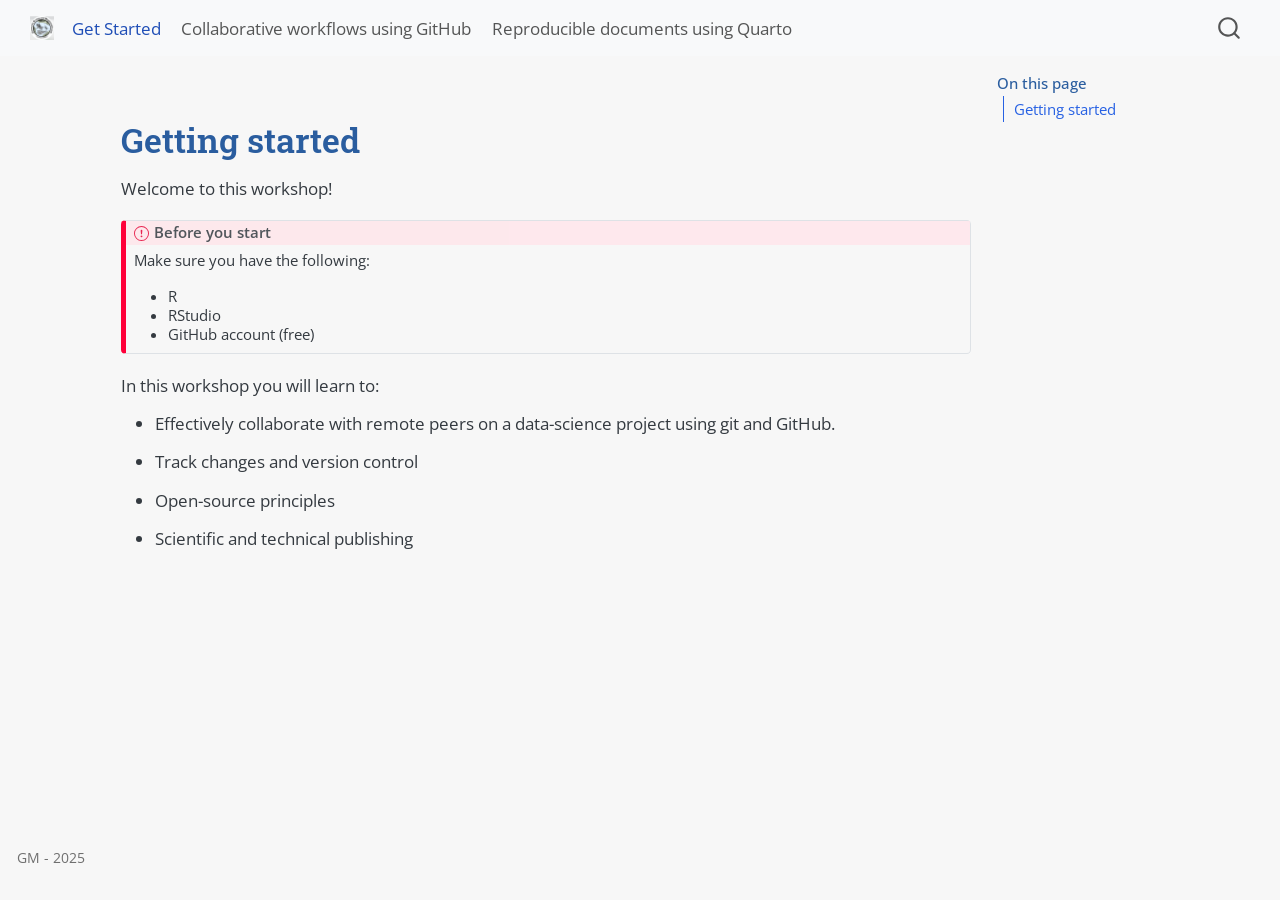
<file: index.html>
<!DOCTYPE html>
<html xmlns="http://www.w3.org/1999/xhtml" lang="en" xml:lang="en"><head>

<meta charset="utf-8">
<meta name="generator" content="quarto-1.6.39">

<meta name="viewport" content="width=device-width, initial-scale=1.0, user-scalable=yes">


<title>Collaborative workflows using GitHub</title>
<style>
code{white-space: pre-wrap;}
span.smallcaps{font-variant: small-caps;}
div.columns{display: flex; gap: min(4vw, 1.5em);}
div.column{flex: auto; overflow-x: auto;}
div.hanging-indent{margin-left: 1.5em; text-indent: -1.5em;}
ul.task-list{list-style: none;}
ul.task-list li input[type="checkbox"] {
  width: 0.8em;
  margin: 0 0.8em 0.2em -1em; /* quarto-specific, see https://github.com/quarto-dev/quarto-cli/issues/4556 */ 
  vertical-align: middle;
}
</style>


<script src="site_libs/quarto-nav/quarto-nav.js"></script>
<script src="site_libs/quarto-nav/headroom.min.js"></script>
<script src="site_libs/clipboard/clipboard.min.js"></script>
<script src="site_libs/quarto-search/autocomplete.umd.js"></script>
<script src="site_libs/quarto-search/fuse.min.js"></script>
<script src="site_libs/quarto-search/quarto-search.js"></script>
<meta name="quarto:offset" content="./">
<link href="./images/favicon_lessardlab.png" rel="icon" type="image/png">
<script src="site_libs/quarto-html/quarto.js"></script>
<script src="site_libs/quarto-html/popper.min.js"></script>
<script src="site_libs/quarto-html/tippy.umd.min.js"></script>
<script src="site_libs/quarto-html/anchor.min.js"></script>
<link href="site_libs/quarto-html/tippy.css" rel="stylesheet">
<link href="site_libs/quarto-html/quarto-syntax-highlighting-ac4d638824e2c5328f4ab76f3dcaa411.css" rel="stylesheet" id="quarto-text-highlighting-styles">
<script src="site_libs/bootstrap/bootstrap.min.js"></script>
<link href="site_libs/bootstrap/bootstrap-icons.css" rel="stylesheet">
<link href="site_libs/bootstrap/bootstrap-f333ba6f508fb4f3bae88c099f12f08c.min.css" rel="stylesheet" append-hash="true" id="quarto-bootstrap" data-mode="light">
<script id="quarto-search-options" type="application/json">{
  "location": "navbar",
  "copy-button": false,
  "collapse-after": 3,
  "panel-placement": "end",
  "type": "overlay",
  "limit": 50,
  "keyboard-shortcut": [
    "f",
    "/",
    "s"
  ],
  "show-item-context": false,
  "language": {
    "search-no-results-text": "No results",
    "search-matching-documents-text": "matching documents",
    "search-copy-link-title": "Copy link to search",
    "search-hide-matches-text": "Hide additional matches",
    "search-more-match-text": "more match in this document",
    "search-more-matches-text": "more matches in this document",
    "search-clear-button-title": "Clear",
    "search-text-placeholder": "",
    "search-detached-cancel-button-title": "Cancel",
    "search-submit-button-title": "Submit",
    "search-label": "Search"
  }
}</script>


</head>

<body class="nav-fixed">

<div id="quarto-search-results"></div>
  <header id="quarto-header" class="headroom fixed-top">
    <nav class="navbar navbar-expand-lg " data-bs-theme="dark">
      <div class="navbar-container container-fluid">
      <div class="navbar-brand-container mx-auto">
    <a href="./index.html" class="navbar-brand navbar-brand-logo">
    <img src="./images/favicon_lessardlab.png" alt="" class="navbar-logo">
    </a>
  </div>
            <div id="quarto-search" class="" title="Search"></div>
          <button class="navbar-toggler" type="button" data-bs-toggle="collapse" data-bs-target="#navbarCollapse" aria-controls="navbarCollapse" role="menu" aria-expanded="false" aria-label="Toggle navigation" onclick="if (window.quartoToggleHeadroom) { window.quartoToggleHeadroom(); }">
  <span class="navbar-toggler-icon"></span>
</button>
          <div class="collapse navbar-collapse" id="navbarCollapse">
            <ul class="navbar-nav navbar-nav-scroll me-auto">
  <li class="nav-item">
    <a class="nav-link active" href="./index.html" aria-current="page"> 
<span class="menu-text">Get Started</span></a>
  </li>  
  <li class="nav-item">
    <a class="nav-link" href="./docs/github.html"> 
<span class="menu-text">Collaborative workflows using GitHub</span></a>
  </li>  
  <li class="nav-item">
    <a class="nav-link" href="./docs/quarto.html"> 
<span class="menu-text">Reproducible documents using Quarto</span></a>
  </li>  
</ul>
          </div> <!-- /navcollapse -->
            <div class="quarto-navbar-tools">
</div>
      </div> <!-- /container-fluid -->
    </nav>
</header>
<!-- content -->
<div id="quarto-content" class="quarto-container page-columns page-rows-contents page-layout-article page-navbar">
<!-- sidebar -->
<!-- margin-sidebar -->
    <div id="quarto-margin-sidebar" class="sidebar margin-sidebar">
        <nav id="TOC" role="doc-toc" class="toc-active">
    <h2 id="toc-title">On this page</h2>
   
  <ul>
  <li><a href="#getting-started" id="toc-getting-started" class="nav-link active" data-scroll-target="#getting-started">Getting started</a></li>
  </ul>
</nav>
    </div>
<!-- main -->
<main class="content" id="quarto-document-content"><header id="title-block-header" class="quarto-title-block"></header>




<section id="getting-started" class="level1">
<h1>Getting started</h1>
<p>Welcome to this workshop!</p>
<div class="callout callout-style-default callout-important callout-titled">
<div class="callout-header d-flex align-content-center">
<div class="callout-icon-container">
<i class="callout-icon"></i>
</div>
<div class="callout-title-container flex-fill">
Before you start
</div>
</div>
<div class="callout-body-container callout-body">
<p>Make sure you have the following:</p>
<ul>
<li>R</li>
<li>RStudio</li>
<li>GitHub account (free)</li>
</ul>
</div>
</div>
<p>In this workshop you will learn to:</p>
<ul>
<li><p>Effectively collaborate with remote peers on a data-science project using git and GitHub.</p></li>
<li><p>Track changes and version control</p></li>
<li><p>Open-source principles</p></li>
<li><p>Scientific and technical publishing</p></li>
</ul>


</section>

</main> <!-- /main -->
<script id="quarto-html-after-body" type="application/javascript">
window.document.addEventListener("DOMContentLoaded", function (event) {
  const toggleBodyColorMode = (bsSheetEl) => {
    const mode = bsSheetEl.getAttribute("data-mode");
    const bodyEl = window.document.querySelector("body");
    if (mode === "dark") {
      bodyEl.classList.add("quarto-dark");
      bodyEl.classList.remove("quarto-light");
    } else {
      bodyEl.classList.add("quarto-light");
      bodyEl.classList.remove("quarto-dark");
    }
  }
  const toggleBodyColorPrimary = () => {
    const bsSheetEl = window.document.querySelector("link#quarto-bootstrap");
    if (bsSheetEl) {
      toggleBodyColorMode(bsSheetEl);
    }
  }
  toggleBodyColorPrimary();  
  const icon = "";
  const anchorJS = new window.AnchorJS();
  anchorJS.options = {
    placement: 'right',
    icon: icon
  };
  anchorJS.add('.anchored');
  const isCodeAnnotation = (el) => {
    for (const clz of el.classList) {
      if (clz.startsWith('code-annotation-')) {                     
        return true;
      }
    }
    return false;
  }
  const onCopySuccess = function(e) {
    // button target
    const button = e.trigger;
    // don't keep focus
    button.blur();
    // flash "checked"
    button.classList.add('code-copy-button-checked');
    var currentTitle = button.getAttribute("title");
    button.setAttribute("title", "Copied!");
    let tooltip;
    if (window.bootstrap) {
      button.setAttribute("data-bs-toggle", "tooltip");
      button.setAttribute("data-bs-placement", "left");
      button.setAttribute("data-bs-title", "Copied!");
      tooltip = new bootstrap.Tooltip(button, 
        { trigger: "manual", 
          customClass: "code-copy-button-tooltip",
          offset: [0, -8]});
      tooltip.show();    
    }
    setTimeout(function() {
      if (tooltip) {
        tooltip.hide();
        button.removeAttribute("data-bs-title");
        button.removeAttribute("data-bs-toggle");
        button.removeAttribute("data-bs-placement");
      }
      button.setAttribute("title", currentTitle);
      button.classList.remove('code-copy-button-checked');
    }, 1000);
    // clear code selection
    e.clearSelection();
  }
  const getTextToCopy = function(trigger) {
      const codeEl = trigger.previousElementSibling.cloneNode(true);
      for (const childEl of codeEl.children) {
        if (isCodeAnnotation(childEl)) {
          childEl.remove();
        }
      }
      return codeEl.innerText;
  }
  const clipboard = new window.ClipboardJS('.code-copy-button:not([data-in-quarto-modal])', {
    text: getTextToCopy
  });
  clipboard.on('success', onCopySuccess);
  if (window.document.getElementById('quarto-embedded-source-code-modal')) {
    const clipboardModal = new window.ClipboardJS('.code-copy-button[data-in-quarto-modal]', {
      text: getTextToCopy,
      container: window.document.getElementById('quarto-embedded-source-code-modal')
    });
    clipboardModal.on('success', onCopySuccess);
  }
    var localhostRegex = new RegExp(/^(?:http|https):\/\/localhost\:?[0-9]*\//);
    var mailtoRegex = new RegExp(/^mailto:/);
      var filterRegex = new RegExp("https:\/\/lessardlab\.github\.io\/collaborative_workflow\/");
    var isInternal = (href) => {
        return filterRegex.test(href) || localhostRegex.test(href) || mailtoRegex.test(href);
    }
    // Inspect non-navigation links and adorn them if external
 	var links = window.document.querySelectorAll('a[href]:not(.nav-link):not(.navbar-brand):not(.toc-action):not(.sidebar-link):not(.sidebar-item-toggle):not(.pagination-link):not(.no-external):not([aria-hidden]):not(.dropdown-item):not(.quarto-navigation-tool):not(.about-link)');
    for (var i=0; i<links.length; i++) {
      const link = links[i];
      if (!isInternal(link.href)) {
        // undo the damage that might have been done by quarto-nav.js in the case of
        // links that we want to consider external
        if (link.dataset.originalHref !== undefined) {
          link.href = link.dataset.originalHref;
        }
      }
    }
  function tippyHover(el, contentFn, onTriggerFn, onUntriggerFn) {
    const config = {
      allowHTML: true,
      maxWidth: 500,
      delay: 100,
      arrow: false,
      appendTo: function(el) {
          return el.parentElement;
      },
      interactive: true,
      interactiveBorder: 10,
      theme: 'quarto',
      placement: 'bottom-start',
    };
    if (contentFn) {
      config.content = contentFn;
    }
    if (onTriggerFn) {
      config.onTrigger = onTriggerFn;
    }
    if (onUntriggerFn) {
      config.onUntrigger = onUntriggerFn;
    }
    window.tippy(el, config); 
  }
  const noterefs = window.document.querySelectorAll('a[role="doc-noteref"]');
  for (var i=0; i<noterefs.length; i++) {
    const ref = noterefs[i];
    tippyHover(ref, function() {
      // use id or data attribute instead here
      let href = ref.getAttribute('data-footnote-href') || ref.getAttribute('href');
      try { href = new URL(href).hash; } catch {}
      const id = href.replace(/^#\/?/, "");
      const note = window.document.getElementById(id);
      if (note) {
        return note.innerHTML;
      } else {
        return "";
      }
    });
  }
  const xrefs = window.document.querySelectorAll('a.quarto-xref');
  const processXRef = (id, note) => {
    // Strip column container classes
    const stripColumnClz = (el) => {
      el.classList.remove("page-full", "page-columns");
      if (el.children) {
        for (const child of el.children) {
          stripColumnClz(child);
        }
      }
    }
    stripColumnClz(note)
    if (id === null || id.startsWith('sec-')) {
      // Special case sections, only their first couple elements
      const container = document.createElement("div");
      if (note.children && note.children.length > 2) {
        container.appendChild(note.children[0].cloneNode(true));
        for (let i = 1; i < note.children.length; i++) {
          const child = note.children[i];
          if (child.tagName === "P" && child.innerText === "") {
            continue;
          } else {
            container.appendChild(child.cloneNode(true));
            break;
          }
        }
        if (window.Quarto?.typesetMath) {
          window.Quarto.typesetMath(container);
        }
        return container.innerHTML
      } else {
        if (window.Quarto?.typesetMath) {
          window.Quarto.typesetMath(note);
        }
        return note.innerHTML;
      }
    } else {
      // Remove any anchor links if they are present
      const anchorLink = note.querySelector('a.anchorjs-link');
      if (anchorLink) {
        anchorLink.remove();
      }
      if (window.Quarto?.typesetMath) {
        window.Quarto.typesetMath(note);
      }
      if (note.classList.contains("callout")) {
        return note.outerHTML;
      } else {
        return note.innerHTML;
      }
    }
  }
  for (var i=0; i<xrefs.length; i++) {
    const xref = xrefs[i];
    tippyHover(xref, undefined, function(instance) {
      instance.disable();
      let url = xref.getAttribute('href');
      let hash = undefined; 
      if (url.startsWith('#')) {
        hash = url;
      } else {
        try { hash = new URL(url).hash; } catch {}
      }
      if (hash) {
        const id = hash.replace(/^#\/?/, "");
        const note = window.document.getElementById(id);
        if (note !== null) {
          try {
            const html = processXRef(id, note.cloneNode(true));
            instance.setContent(html);
          } finally {
            instance.enable();
            instance.show();
          }
        } else {
          // See if we can fetch this
          fetch(url.split('#')[0])
          .then(res => res.text())
          .then(html => {
            const parser = new DOMParser();
            const htmlDoc = parser.parseFromString(html, "text/html");
            const note = htmlDoc.getElementById(id);
            if (note !== null) {
              const html = processXRef(id, note);
              instance.setContent(html);
            } 
          }).finally(() => {
            instance.enable();
            instance.show();
          });
        }
      } else {
        // See if we can fetch a full url (with no hash to target)
        // This is a special case and we should probably do some content thinning / targeting
        fetch(url)
        .then(res => res.text())
        .then(html => {
          const parser = new DOMParser();
          const htmlDoc = parser.parseFromString(html, "text/html");
          const note = htmlDoc.querySelector('main.content');
          if (note !== null) {
            // This should only happen for chapter cross references
            // (since there is no id in the URL)
            // remove the first header
            if (note.children.length > 0 && note.children[0].tagName === "HEADER") {
              note.children[0].remove();
            }
            const html = processXRef(null, note);
            instance.setContent(html);
          } 
        }).finally(() => {
          instance.enable();
          instance.show();
        });
      }
    }, function(instance) {
    });
  }
      let selectedAnnoteEl;
      const selectorForAnnotation = ( cell, annotation) => {
        let cellAttr = 'data-code-cell="' + cell + '"';
        let lineAttr = 'data-code-annotation="' +  annotation + '"';
        const selector = 'span[' + cellAttr + '][' + lineAttr + ']';
        return selector;
      }
      const selectCodeLines = (annoteEl) => {
        const doc = window.document;
        const targetCell = annoteEl.getAttribute("data-target-cell");
        const targetAnnotation = annoteEl.getAttribute("data-target-annotation");
        const annoteSpan = window.document.querySelector(selectorForAnnotation(targetCell, targetAnnotation));
        const lines = annoteSpan.getAttribute("data-code-lines").split(",");
        const lineIds = lines.map((line) => {
          return targetCell + "-" + line;
        })
        let top = null;
        let height = null;
        let parent = null;
        if (lineIds.length > 0) {
            //compute the position of the single el (top and bottom and make a div)
            const el = window.document.getElementById(lineIds[0]);
            top = el.offsetTop;
            height = el.offsetHeight;
            parent = el.parentElement.parentElement;
          if (lineIds.length > 1) {
            const lastEl = window.document.getElementById(lineIds[lineIds.length - 1]);
            const bottom = lastEl.offsetTop + lastEl.offsetHeight;
            height = bottom - top;
          }
          if (top !== null && height !== null && parent !== null) {
            // cook up a div (if necessary) and position it 
            let div = window.document.getElementById("code-annotation-line-highlight");
            if (div === null) {
              div = window.document.createElement("div");
              div.setAttribute("id", "code-annotation-line-highlight");
              div.style.position = 'absolute';
              parent.appendChild(div);
            }
            div.style.top = top - 2 + "px";
            div.style.height = height + 4 + "px";
            div.style.left = 0;
            let gutterDiv = window.document.getElementById("code-annotation-line-highlight-gutter");
            if (gutterDiv === null) {
              gutterDiv = window.document.createElement("div");
              gutterDiv.setAttribute("id", "code-annotation-line-highlight-gutter");
              gutterDiv.style.position = 'absolute';
              const codeCell = window.document.getElementById(targetCell);
              const gutter = codeCell.querySelector('.code-annotation-gutter');
              gutter.appendChild(gutterDiv);
            }
            gutterDiv.style.top = top - 2 + "px";
            gutterDiv.style.height = height + 4 + "px";
          }
          selectedAnnoteEl = annoteEl;
        }
      };
      const unselectCodeLines = () => {
        const elementsIds = ["code-annotation-line-highlight", "code-annotation-line-highlight-gutter"];
        elementsIds.forEach((elId) => {
          const div = window.document.getElementById(elId);
          if (div) {
            div.remove();
          }
        });
        selectedAnnoteEl = undefined;
      };
        // Handle positioning of the toggle
    window.addEventListener(
      "resize",
      throttle(() => {
        elRect = undefined;
        if (selectedAnnoteEl) {
          selectCodeLines(selectedAnnoteEl);
        }
      }, 10)
    );
    function throttle(fn, ms) {
    let throttle = false;
    let timer;
      return (...args) => {
        if(!throttle) { // first call gets through
            fn.apply(this, args);
            throttle = true;
        } else { // all the others get throttled
            if(timer) clearTimeout(timer); // cancel #2
            timer = setTimeout(() => {
              fn.apply(this, args);
              timer = throttle = false;
            }, ms);
        }
      };
    }
      // Attach click handler to the DT
      const annoteDls = window.document.querySelectorAll('dt[data-target-cell]');
      for (const annoteDlNode of annoteDls) {
        annoteDlNode.addEventListener('click', (event) => {
          const clickedEl = event.target;
          if (clickedEl !== selectedAnnoteEl) {
            unselectCodeLines();
            const activeEl = window.document.querySelector('dt[data-target-cell].code-annotation-active');
            if (activeEl) {
              activeEl.classList.remove('code-annotation-active');
            }
            selectCodeLines(clickedEl);
            clickedEl.classList.add('code-annotation-active');
          } else {
            // Unselect the line
            unselectCodeLines();
            clickedEl.classList.remove('code-annotation-active');
          }
        });
      }
  const findCites = (el) => {
    const parentEl = el.parentElement;
    if (parentEl) {
      const cites = parentEl.dataset.cites;
      if (cites) {
        return {
          el,
          cites: cites.split(' ')
        };
      } else {
        return findCites(el.parentElement)
      }
    } else {
      return undefined;
    }
  };
  var bibliorefs = window.document.querySelectorAll('a[role="doc-biblioref"]');
  for (var i=0; i<bibliorefs.length; i++) {
    const ref = bibliorefs[i];
    const citeInfo = findCites(ref);
    if (citeInfo) {
      tippyHover(citeInfo.el, function() {
        var popup = window.document.createElement('div');
        citeInfo.cites.forEach(function(cite) {
          var citeDiv = window.document.createElement('div');
          citeDiv.classList.add('hanging-indent');
          citeDiv.classList.add('csl-entry');
          var biblioDiv = window.document.getElementById('ref-' + cite);
          if (biblioDiv) {
            citeDiv.innerHTML = biblioDiv.innerHTML;
          }
          popup.appendChild(citeDiv);
        });
        return popup.innerHTML;
      });
    }
  }
});
</script>
</div> <!-- /content -->
<footer class="footer">
  <div class="nav-footer">
    <div class="nav-footer-left">
<p>GM - 2025</p>
</div>   
    <div class="nav-footer-center">
      &nbsp;
    </div>
    <div class="nav-footer-right">
      &nbsp;
    </div>
  </div>
</footer>




</body></html>
</file>
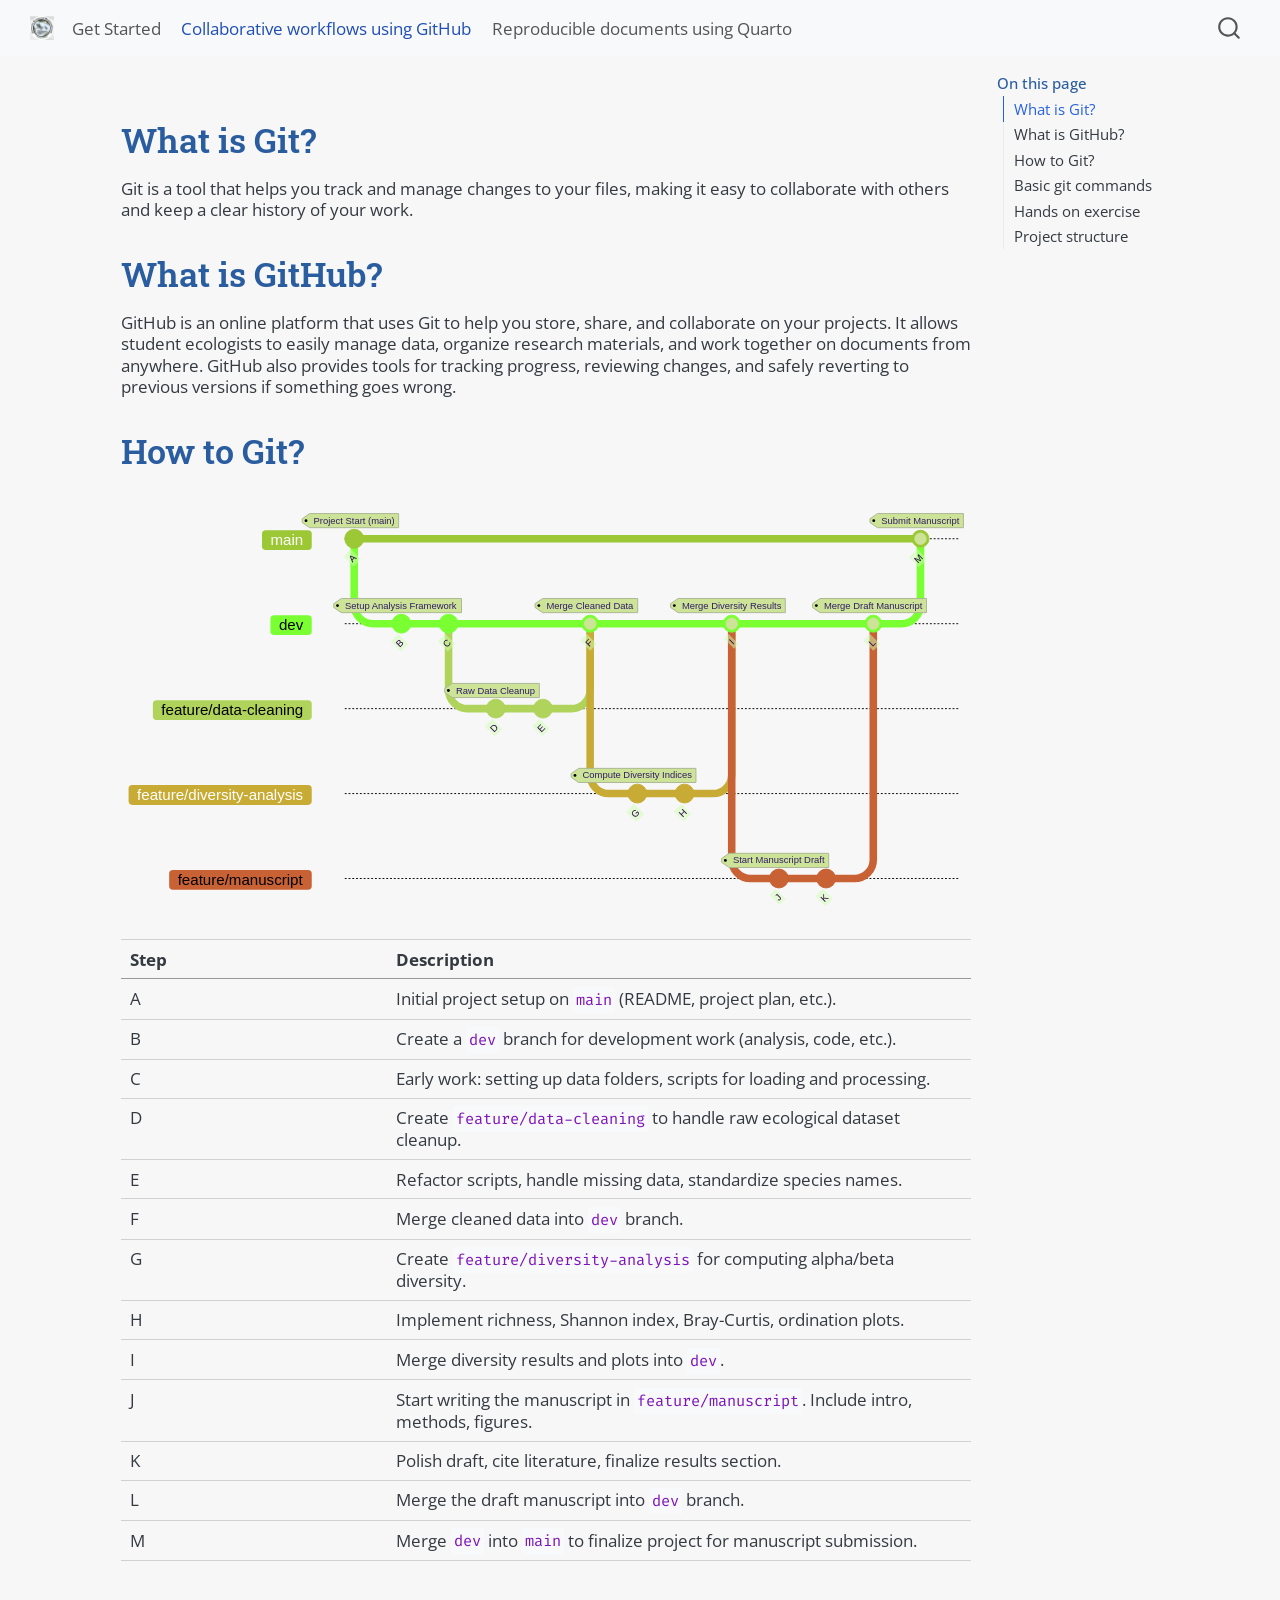
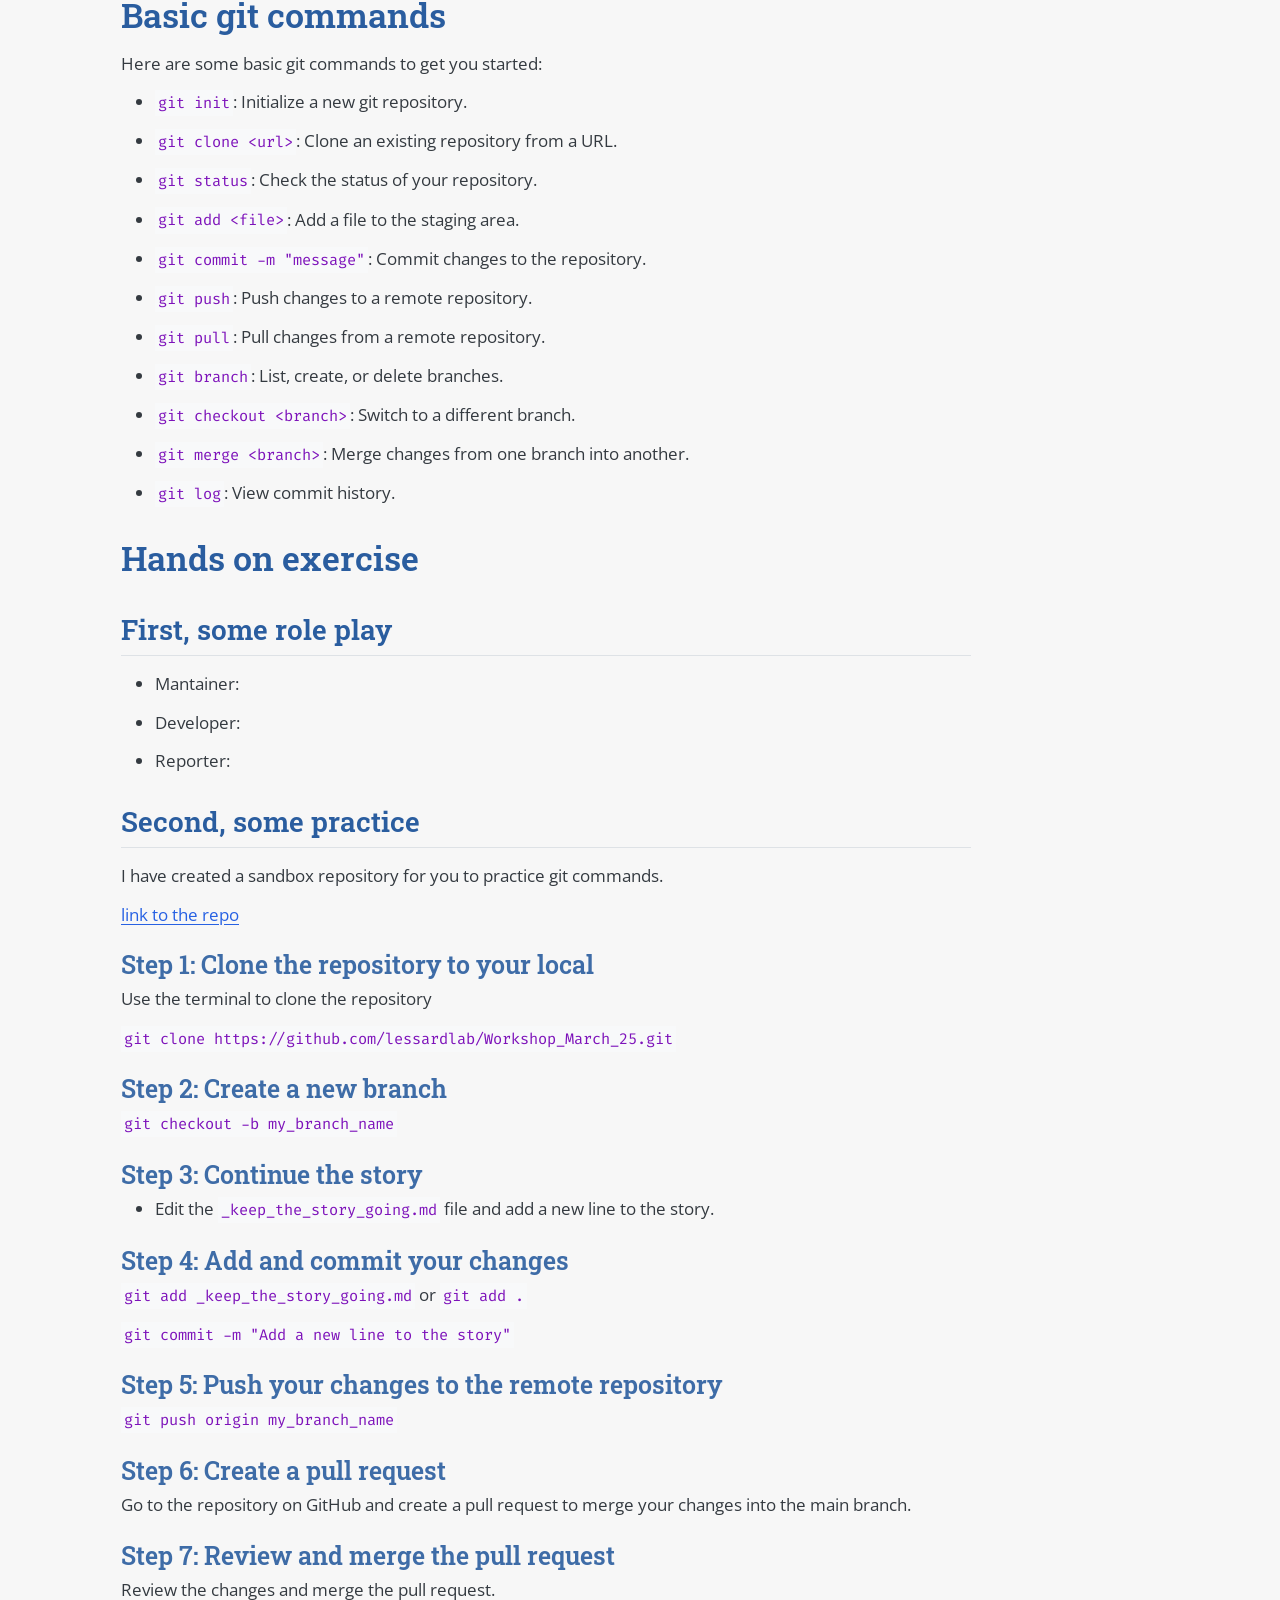
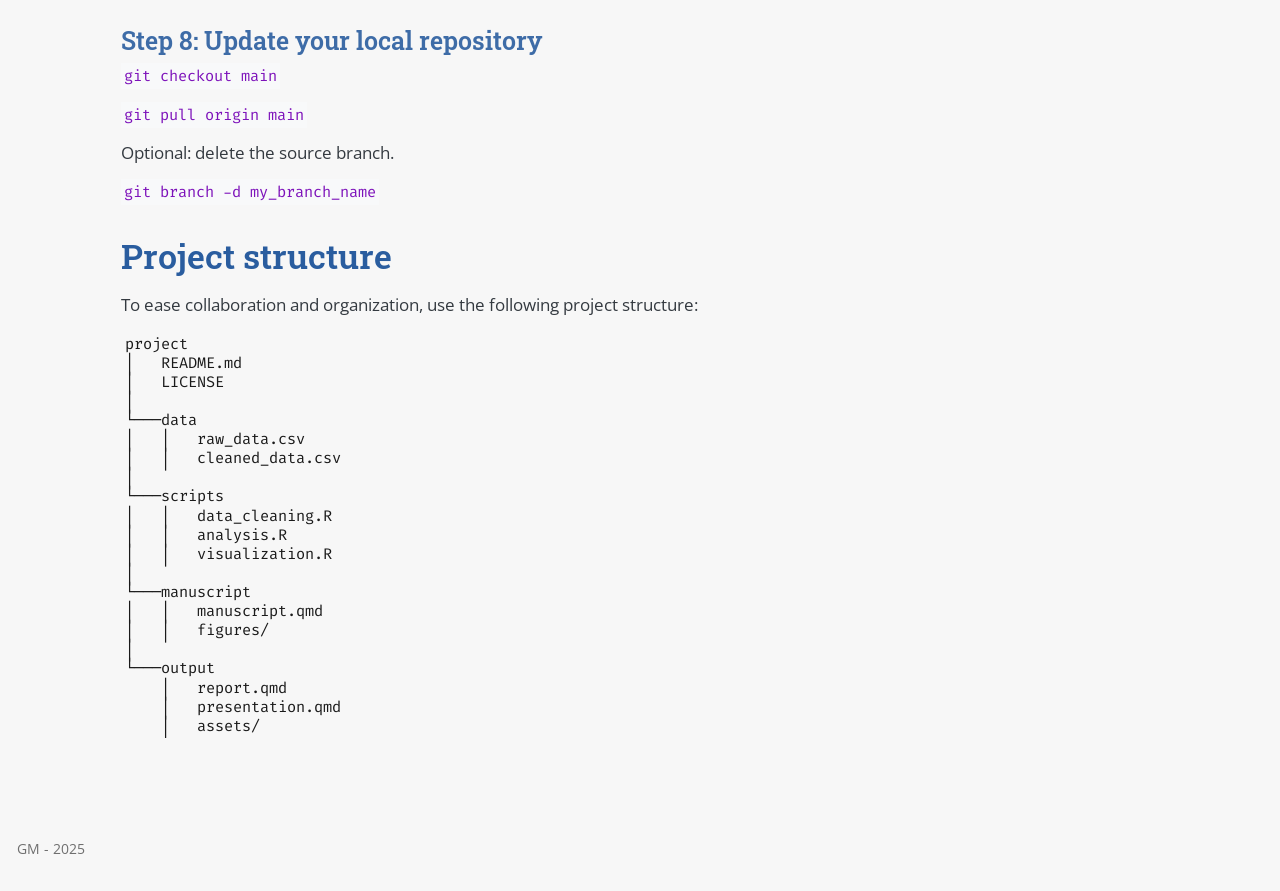
<file: docs/github.html>
<!DOCTYPE html>
<html xmlns="http://www.w3.org/1999/xhtml" lang="en" xml:lang="en"><head>

<meta charset="utf-8">
<meta name="generator" content="quarto-1.6.39">

<meta name="viewport" content="width=device-width, initial-scale=1.0, user-scalable=yes">


<title>github – Collaborative workflows using GitHub</title>
<style>
code{white-space: pre-wrap;}
span.smallcaps{font-variant: small-caps;}
div.columns{display: flex; gap: min(4vw, 1.5em);}
div.column{flex: auto; overflow-x: auto;}
div.hanging-indent{margin-left: 1.5em; text-indent: -1.5em;}
ul.task-list{list-style: none;}
ul.task-list li input[type="checkbox"] {
  width: 0.8em;
  margin: 0 0.8em 0.2em -1em; /* quarto-specific, see https://github.com/quarto-dev/quarto-cli/issues/4556 */ 
  vertical-align: middle;
}
</style>


<script src="../site_libs/quarto-nav/quarto-nav.js"></script>
<script src="../site_libs/quarto-nav/headroom.min.js"></script>
<script src="../site_libs/clipboard/clipboard.min.js"></script>
<script src="../site_libs/quarto-search/autocomplete.umd.js"></script>
<script src="../site_libs/quarto-search/fuse.min.js"></script>
<script src="../site_libs/quarto-search/quarto-search.js"></script>
<meta name="quarto:offset" content="../">
<link href="../images/favicon_lessardlab.png" rel="icon" type="image/png">
<script src="../site_libs/quarto-html/quarto.js"></script>
<script src="../site_libs/quarto-html/popper.min.js"></script>
<script src="../site_libs/quarto-html/tippy.umd.min.js"></script>
<script src="../site_libs/quarto-html/anchor.min.js"></script>
<link href="../site_libs/quarto-html/tippy.css" rel="stylesheet">
<link href="../site_libs/quarto-html/quarto-syntax-highlighting-ac4d638824e2c5328f4ab76f3dcaa411.css" rel="stylesheet" id="quarto-text-highlighting-styles">
<script src="../site_libs/bootstrap/bootstrap.min.js"></script>
<link href="../site_libs/bootstrap/bootstrap-icons.css" rel="stylesheet">
<link href="../site_libs/bootstrap/bootstrap-f333ba6f508fb4f3bae88c099f12f08c.min.css" rel="stylesheet" append-hash="true" id="quarto-bootstrap" data-mode="light">
<script id="quarto-search-options" type="application/json">{
  "location": "navbar",
  "copy-button": false,
  "collapse-after": 3,
  "panel-placement": "end",
  "type": "overlay",
  "limit": 50,
  "keyboard-shortcut": [
    "f",
    "/",
    "s"
  ],
  "show-item-context": false,
  "language": {
    "search-no-results-text": "No results",
    "search-matching-documents-text": "matching documents",
    "search-copy-link-title": "Copy link to search",
    "search-hide-matches-text": "Hide additional matches",
    "search-more-match-text": "more match in this document",
    "search-more-matches-text": "more matches in this document",
    "search-clear-button-title": "Clear",
    "search-text-placeholder": "",
    "search-detached-cancel-button-title": "Cancel",
    "search-submit-button-title": "Submit",
    "search-label": "Search"
  }
}</script>
<meta name="mermaid-theme" content="forest">
<script src="../site_libs/quarto-diagram/mermaid.min.js"></script>
<script src="../site_libs/quarto-diagram/mermaid-init.js"></script>
<link href="../site_libs/quarto-diagram/mermaid.css" rel="stylesheet">


</head>

<body class="nav-fixed">

<div id="quarto-search-results"></div>
  <header id="quarto-header" class="headroom fixed-top">
    <nav class="navbar navbar-expand-lg " data-bs-theme="dark">
      <div class="navbar-container container-fluid">
      <div class="navbar-brand-container mx-auto">
    <a href="../index.html" class="navbar-brand navbar-brand-logo">
    <img src="../images/favicon_lessardlab.png" alt="" class="navbar-logo">
    </a>
  </div>
            <div id="quarto-search" class="" title="Search"></div>
          <button class="navbar-toggler" type="button" data-bs-toggle="collapse" data-bs-target="#navbarCollapse" aria-controls="navbarCollapse" role="menu" aria-expanded="false" aria-label="Toggle navigation" onclick="if (window.quartoToggleHeadroom) { window.quartoToggleHeadroom(); }">
  <span class="navbar-toggler-icon"></span>
</button>
          <div class="collapse navbar-collapse" id="navbarCollapse">
            <ul class="navbar-nav navbar-nav-scroll me-auto">
  <li class="nav-item">
    <a class="nav-link" href="../index.html"> 
<span class="menu-text">Get Started</span></a>
  </li>  
  <li class="nav-item">
    <a class="nav-link active" href="../docs/github.html" aria-current="page"> 
<span class="menu-text">Collaborative workflows using GitHub</span></a>
  </li>  
  <li class="nav-item">
    <a class="nav-link" href="../docs/quarto.html"> 
<span class="menu-text">Reproducible documents using Quarto</span></a>
  </li>  
</ul>
          </div> <!-- /navcollapse -->
            <div class="quarto-navbar-tools">
</div>
      </div> <!-- /container-fluid -->
    </nav>
</header>
<!-- content -->
<div id="quarto-content" class="quarto-container page-columns page-rows-contents page-layout-article page-navbar">
<!-- sidebar -->
<!-- margin-sidebar -->
    <div id="quarto-margin-sidebar" class="sidebar margin-sidebar">
        <nav id="TOC" role="doc-toc" class="toc-active">
    <h2 id="toc-title">On this page</h2>
   
  <ul>
  <li><a href="#what-is-git" id="toc-what-is-git" class="nav-link active" data-scroll-target="#what-is-git">What is Git?</a></li>
  <li><a href="#what-is-github" id="toc-what-is-github" class="nav-link" data-scroll-target="#what-is-github">What is GitHub?</a></li>
  <li><a href="#how-to-git" id="toc-how-to-git" class="nav-link" data-scroll-target="#how-to-git">How to Git?</a></li>
  <li><a href="#basic-git-commands" id="toc-basic-git-commands" class="nav-link" data-scroll-target="#basic-git-commands">Basic git commands</a></li>
  <li><a href="#hands-on-exercise" id="toc-hands-on-exercise" class="nav-link" data-scroll-target="#hands-on-exercise">Hands on exercise</a>
  <ul class="collapse">
  <li><a href="#first-some-role-play" id="toc-first-some-role-play" class="nav-link" data-scroll-target="#first-some-role-play">First, some role play</a></li>
  <li><a href="#second-some-practice" id="toc-second-some-practice" class="nav-link" data-scroll-target="#second-some-practice">Second, some practice</a>
  <ul class="collapse">
  <li><a href="#step-1-clone-the-repository-to-your-local" id="toc-step-1-clone-the-repository-to-your-local" class="nav-link" data-scroll-target="#step-1-clone-the-repository-to-your-local">Step 1: Clone the repository to your local</a></li>
  <li><a href="#step-2-create-a-new-branch" id="toc-step-2-create-a-new-branch" class="nav-link" data-scroll-target="#step-2-create-a-new-branch">Step 2: Create a new branch</a></li>
  <li><a href="#step-3-continue-the-story" id="toc-step-3-continue-the-story" class="nav-link" data-scroll-target="#step-3-continue-the-story">Step 3: Continue the story</a></li>
  <li><a href="#step-4-add-and-commit-your-changes" id="toc-step-4-add-and-commit-your-changes" class="nav-link" data-scroll-target="#step-4-add-and-commit-your-changes">Step 4: Add and commit your changes</a></li>
  <li><a href="#step-5-push-your-changes-to-the-remote-repository" id="toc-step-5-push-your-changes-to-the-remote-repository" class="nav-link" data-scroll-target="#step-5-push-your-changes-to-the-remote-repository">Step 5: Push your changes to the remote repository</a></li>
  <li><a href="#step-6-create-a-pull-request" id="toc-step-6-create-a-pull-request" class="nav-link" data-scroll-target="#step-6-create-a-pull-request">Step 6: Create a pull request</a></li>
  <li><a href="#step-7-review-and-merge-the-pull-request" id="toc-step-7-review-and-merge-the-pull-request" class="nav-link" data-scroll-target="#step-7-review-and-merge-the-pull-request">Step 7: Review and merge the pull request</a></li>
  <li><a href="#step-8-update-your-local-repository" id="toc-step-8-update-your-local-repository" class="nav-link" data-scroll-target="#step-8-update-your-local-repository">Step 8: Update your local repository</a></li>
  </ul></li>
  </ul></li>
  <li><a href="#project-structure" id="toc-project-structure" class="nav-link" data-scroll-target="#project-structure">Project structure</a></li>
  </ul>
</nav>
    </div>
<!-- main -->
<main class="content" id="quarto-document-content"><header id="title-block-header" class="quarto-title-block"></header>




<section id="what-is-git" class="level1">
<h1>What is Git?</h1>
<p>Git is a tool that helps you track and manage changes to your files, making it easy to collaborate with others and keep a clear history of your work.</p>
</section>
<section id="what-is-github" class="level1">
<h1>What is GitHub?</h1>
<p>GitHub is an online platform that uses Git to help you store, share, and collaborate on your projects. It allows student ecologists to easily manage data, organize research materials, and work together on documents from anywhere. GitHub also provides tools for tracking progress, reviewing changes, and safely reverting to previous versions if something goes wrong.</p>
</section>
<section id="how-to-git" class="level1">
<h1>How to Git?</h1>
<div class="cell" data-layout-align="default">
<div class="cell-output-display">
<div>
<p></p><figure class="figure"><p></p>
<div>
<pre class="mermaid mermaid-js">gitGraph
   commit id: "A" tag: "Project Start (main)"
   branch dev
   checkout dev
   commit id: "B" tag: "Setup Analysis Framework"
   commit id: "C"
   branch feature/data-cleaning
   checkout feature/data-cleaning
   commit id: "D" tag: "Raw Data Cleanup"
   commit id: "E"
   checkout dev
   merge feature/data-cleaning id: "F" tag: "Merge Cleaned Data"
   branch feature/diversity-analysis
   checkout feature/diversity-analysis
   commit id: "G" tag: "Compute Diversity Indices"
   commit id: "H"
   checkout dev
   merge feature/diversity-analysis id: "I" tag: "Merge Diversity Results"
   branch feature/manuscript
   checkout feature/manuscript
   commit id: "J" tag: "Start Manuscript Draft"
   commit id: "K"
   checkout dev
   merge feature/manuscript id: "L" tag: "Merge Draft Manuscript"
   checkout main
   merge dev id: "M" tag: "Submit Manuscript"


</pre>
</div>
<p></p></figure><p></p>
</div>
</div>
</div>
<table class="caption-top table">
<colgroup>
<col style="width: 31%">
<col style="width: 68%">
</colgroup>
<thead>
<tr class="header">
<th>Step</th>
<th>Description</th>
</tr>
</thead>
<tbody>
<tr class="odd">
<td>A</td>
<td>Initial project setup on <code>main</code> (README, project plan, etc.).</td>
</tr>
<tr class="even">
<td>B</td>
<td>Create a <code>dev</code> branch for development work (analysis, code, etc.).</td>
</tr>
<tr class="odd">
<td>C</td>
<td>Early work: setting up data folders, scripts for loading and processing.</td>
</tr>
<tr class="even">
<td>D</td>
<td>Create <code>feature/data-cleaning</code> to handle raw ecological dataset cleanup.</td>
</tr>
<tr class="odd">
<td>E</td>
<td>Refactor scripts, handle missing data, standardize species names.</td>
</tr>
<tr class="even">
<td>F</td>
<td>Merge cleaned data into <code>dev</code> branch.</td>
</tr>
<tr class="odd">
<td>G</td>
<td>Create <code>feature/diversity-analysis</code> for computing alpha/beta diversity.</td>
</tr>
<tr class="even">
<td>H</td>
<td>Implement richness, Shannon index, Bray-Curtis, ordination plots.</td>
</tr>
<tr class="odd">
<td>I</td>
<td>Merge diversity results and plots into <code>dev</code>.</td>
</tr>
<tr class="even">
<td>J</td>
<td>Start writing the manuscript in <code>feature/manuscript</code>. Include intro, methods, figures.</td>
</tr>
<tr class="odd">
<td>K</td>
<td>Polish draft, cite literature, finalize results section.</td>
</tr>
<tr class="even">
<td>L</td>
<td>Merge the draft manuscript into <code>dev</code> branch.</td>
</tr>
<tr class="odd">
<td>M</td>
<td>Merge <code>dev</code> into <code>main</code> to finalize project for manuscript submission.</td>
</tr>
</tbody>
</table>
</section>
<section id="basic-git-commands" class="level1">
<h1>Basic git commands</h1>
<p>Here are some basic git commands to get you started:</p>
<ul>
<li><p><code>git init</code>: Initialize a new git repository.</p></li>
<li><p><code>git clone &lt;url&gt;</code>: Clone an existing repository from a URL.</p></li>
<li><p><code>git status</code>: Check the status of your repository.</p></li>
<li><p><code>git add &lt;file&gt;</code>: Add a file to the staging area.</p></li>
<li><p><code>git commit -m "message"</code>: Commit changes to the repository.</p></li>
<li><p><code>git push</code>: Push changes to a remote repository.</p></li>
<li><p><code>git pull</code>: Pull changes from a remote repository.</p></li>
<li><p><code>git branch</code>: List, create, or delete branches.</p></li>
<li><p><code>git checkout &lt;branch&gt;</code>: Switch to a different branch.</p></li>
<li><p><code>git merge &lt;branch&gt;</code>: Merge changes from one branch into another.</p></li>
<li><p><code>git log</code>: View commit history.</p></li>
</ul>
</section>
<section id="hands-on-exercise" class="level1">
<h1>Hands on exercise</h1>
<section id="first-some-role-play" class="level2">
<h2 class="anchored" data-anchor-id="first-some-role-play">First, some role play</h2>
<ul>
<li><p>Mantainer:</p></li>
<li><p>Developer:</p></li>
<li><p>Reporter:</p></li>
</ul>
</section>
<section id="second-some-practice" class="level2">
<h2 class="anchored" data-anchor-id="second-some-practice">Second, some practice</h2>
<p>I have created a sandbox repository for you to practice git commands.</p>
<p><a href="https://github.com/lessardlab/Workshop_March_25">link to the repo</a></p>
<section id="step-1-clone-the-repository-to-your-local" class="level3">
<h3 class="anchored" data-anchor-id="step-1-clone-the-repository-to-your-local">Step 1: Clone the repository to your local</h3>
<p>Use the terminal to clone the repository</p>
<p><code>git clone https://github.com/lessardlab/Workshop_March_25.git</code></p>
</section>
<section id="step-2-create-a-new-branch" class="level3">
<h3 class="anchored" data-anchor-id="step-2-create-a-new-branch">Step 2: Create a new branch</h3>
<p><code>git checkout -b my_branch_name</code></p>
</section>
<section id="step-3-continue-the-story" class="level3">
<h3 class="anchored" data-anchor-id="step-3-continue-the-story">Step 3: Continue the story</h3>
<ul>
<li>Edit the <code>_keep_the_story_going.md</code> file and add a new line to the story.</li>
</ul>
</section>
<section id="step-4-add-and-commit-your-changes" class="level3">
<h3 class="anchored" data-anchor-id="step-4-add-and-commit-your-changes">Step 4: Add and commit your changes</h3>
<p><code>git add _keep_the_story_going.md</code> or <code>git add .</code></p>
<p><code>git commit -m "Add a new line to the story"</code></p>
</section>
<section id="step-5-push-your-changes-to-the-remote-repository" class="level3">
<h3 class="anchored" data-anchor-id="step-5-push-your-changes-to-the-remote-repository">Step 5: Push your changes to the remote repository</h3>
<p><code>git push origin my_branch_name</code></p>
</section>
<section id="step-6-create-a-pull-request" class="level3">
<h3 class="anchored" data-anchor-id="step-6-create-a-pull-request">Step 6: Create a pull request</h3>
<p>Go to the repository on GitHub and create a pull request to merge your changes into the main branch.</p>
</section>
<section id="step-7-review-and-merge-the-pull-request" class="level3">
<h3 class="anchored" data-anchor-id="step-7-review-and-merge-the-pull-request">Step 7: Review and merge the pull request</h3>
<p>Review the changes and merge the pull request.</p>
</section>
<section id="step-8-update-your-local-repository" class="level3">
<h3 class="anchored" data-anchor-id="step-8-update-your-local-repository">Step 8: Update your local repository</h3>
<p><code>git checkout main</code></p>
<p><code>git pull origin main</code></p>
<p>Optional: delete the source branch.</p>
<p><code>git branch -d my_branch_name</code></p>
</section>
</section>
</section>
<section id="project-structure" class="level1">
<h1>Project structure</h1>
<p>To ease collaboration and organization, use the following project structure:</p>
<pre><code>project
│   README.md
│   LICENSE
│
└───data
│   │   raw_data.csv
│   │   cleaned_data.csv
│
└───scripts
│   │   data_cleaning.R
│   │   analysis.R
│   │   visualization.R
│   
└───manuscript
│   │   manuscript.qmd
│   │   figures/
│
└───output
    │   report.qmd
    │   presentation.qmd
    │   assets/
</code></pre>


</section>

</main> <!-- /main -->
<script id="quarto-html-after-body" type="application/javascript">
window.document.addEventListener("DOMContentLoaded", function (event) {
  const toggleBodyColorMode = (bsSheetEl) => {
    const mode = bsSheetEl.getAttribute("data-mode");
    const bodyEl = window.document.querySelector("body");
    if (mode === "dark") {
      bodyEl.classList.add("quarto-dark");
      bodyEl.classList.remove("quarto-light");
    } else {
      bodyEl.classList.add("quarto-light");
      bodyEl.classList.remove("quarto-dark");
    }
  }
  const toggleBodyColorPrimary = () => {
    const bsSheetEl = window.document.querySelector("link#quarto-bootstrap");
    if (bsSheetEl) {
      toggleBodyColorMode(bsSheetEl);
    }
  }
  toggleBodyColorPrimary();  
  const icon = "";
  const anchorJS = new window.AnchorJS();
  anchorJS.options = {
    placement: 'right',
    icon: icon
  };
  anchorJS.add('.anchored');
  const isCodeAnnotation = (el) => {
    for (const clz of el.classList) {
      if (clz.startsWith('code-annotation-')) {                     
        return true;
      }
    }
    return false;
  }
  const onCopySuccess = function(e) {
    // button target
    const button = e.trigger;
    // don't keep focus
    button.blur();
    // flash "checked"
    button.classList.add('code-copy-button-checked');
    var currentTitle = button.getAttribute("title");
    button.setAttribute("title", "Copied!");
    let tooltip;
    if (window.bootstrap) {
      button.setAttribute("data-bs-toggle", "tooltip");
      button.setAttribute("data-bs-placement", "left");
      button.setAttribute("data-bs-title", "Copied!");
      tooltip = new bootstrap.Tooltip(button, 
        { trigger: "manual", 
          customClass: "code-copy-button-tooltip",
          offset: [0, -8]});
      tooltip.show();    
    }
    setTimeout(function() {
      if (tooltip) {
        tooltip.hide();
        button.removeAttribute("data-bs-title");
        button.removeAttribute("data-bs-toggle");
        button.removeAttribute("data-bs-placement");
      }
      button.setAttribute("title", currentTitle);
      button.classList.remove('code-copy-button-checked');
    }, 1000);
    // clear code selection
    e.clearSelection();
  }
  const getTextToCopy = function(trigger) {
      const codeEl = trigger.previousElementSibling.cloneNode(true);
      for (const childEl of codeEl.children) {
        if (isCodeAnnotation(childEl)) {
          childEl.remove();
        }
      }
      return codeEl.innerText;
  }
  const clipboard = new window.ClipboardJS('.code-copy-button:not([data-in-quarto-modal])', {
    text: getTextToCopy
  });
  clipboard.on('success', onCopySuccess);
  if (window.document.getElementById('quarto-embedded-source-code-modal')) {
    const clipboardModal = new window.ClipboardJS('.code-copy-button[data-in-quarto-modal]', {
      text: getTextToCopy,
      container: window.document.getElementById('quarto-embedded-source-code-modal')
    });
    clipboardModal.on('success', onCopySuccess);
  }
    var localhostRegex = new RegExp(/^(?:http|https):\/\/localhost\:?[0-9]*\//);
    var mailtoRegex = new RegExp(/^mailto:/);
      var filterRegex = new RegExp("https:\/\/lessardlab\.github\.io\/collaborative_workflow\/");
    var isInternal = (href) => {
        return filterRegex.test(href) || localhostRegex.test(href) || mailtoRegex.test(href);
    }
    // Inspect non-navigation links and adorn them if external
 	var links = window.document.querySelectorAll('a[href]:not(.nav-link):not(.navbar-brand):not(.toc-action):not(.sidebar-link):not(.sidebar-item-toggle):not(.pagination-link):not(.no-external):not([aria-hidden]):not(.dropdown-item):not(.quarto-navigation-tool):not(.about-link)');
    for (var i=0; i<links.length; i++) {
      const link = links[i];
      if (!isInternal(link.href)) {
        // undo the damage that might have been done by quarto-nav.js in the case of
        // links that we want to consider external
        if (link.dataset.originalHref !== undefined) {
          link.href = link.dataset.originalHref;
        }
      }
    }
  function tippyHover(el, contentFn, onTriggerFn, onUntriggerFn) {
    const config = {
      allowHTML: true,
      maxWidth: 500,
      delay: 100,
      arrow: false,
      appendTo: function(el) {
          return el.parentElement;
      },
      interactive: true,
      interactiveBorder: 10,
      theme: 'quarto',
      placement: 'bottom-start',
    };
    if (contentFn) {
      config.content = contentFn;
    }
    if (onTriggerFn) {
      config.onTrigger = onTriggerFn;
    }
    if (onUntriggerFn) {
      config.onUntrigger = onUntriggerFn;
    }
    window.tippy(el, config); 
  }
  const noterefs = window.document.querySelectorAll('a[role="doc-noteref"]');
  for (var i=0; i<noterefs.length; i++) {
    const ref = noterefs[i];
    tippyHover(ref, function() {
      // use id or data attribute instead here
      let href = ref.getAttribute('data-footnote-href') || ref.getAttribute('href');
      try { href = new URL(href).hash; } catch {}
      const id = href.replace(/^#\/?/, "");
      const note = window.document.getElementById(id);
      if (note) {
        return note.innerHTML;
      } else {
        return "";
      }
    });
  }
  const xrefs = window.document.querySelectorAll('a.quarto-xref');
  const processXRef = (id, note) => {
    // Strip column container classes
    const stripColumnClz = (el) => {
      el.classList.remove("page-full", "page-columns");
      if (el.children) {
        for (const child of el.children) {
          stripColumnClz(child);
        }
      }
    }
    stripColumnClz(note)
    if (id === null || id.startsWith('sec-')) {
      // Special case sections, only their first couple elements
      const container = document.createElement("div");
      if (note.children && note.children.length > 2) {
        container.appendChild(note.children[0].cloneNode(true));
        for (let i = 1; i < note.children.length; i++) {
          const child = note.children[i];
          if (child.tagName === "P" && child.innerText === "") {
            continue;
          } else {
            container.appendChild(child.cloneNode(true));
            break;
          }
        }
        if (window.Quarto?.typesetMath) {
          window.Quarto.typesetMath(container);
        }
        return container.innerHTML
      } else {
        if (window.Quarto?.typesetMath) {
          window.Quarto.typesetMath(note);
        }
        return note.innerHTML;
      }
    } else {
      // Remove any anchor links if they are present
      const anchorLink = note.querySelector('a.anchorjs-link');
      if (anchorLink) {
        anchorLink.remove();
      }
      if (window.Quarto?.typesetMath) {
        window.Quarto.typesetMath(note);
      }
      if (note.classList.contains("callout")) {
        return note.outerHTML;
      } else {
        return note.innerHTML;
      }
    }
  }
  for (var i=0; i<xrefs.length; i++) {
    const xref = xrefs[i];
    tippyHover(xref, undefined, function(instance) {
      instance.disable();
      let url = xref.getAttribute('href');
      let hash = undefined; 
      if (url.startsWith('#')) {
        hash = url;
      } else {
        try { hash = new URL(url).hash; } catch {}
      }
      if (hash) {
        const id = hash.replace(/^#\/?/, "");
        const note = window.document.getElementById(id);
        if (note !== null) {
          try {
            const html = processXRef(id, note.cloneNode(true));
            instance.setContent(html);
          } finally {
            instance.enable();
            instance.show();
          }
        } else {
          // See if we can fetch this
          fetch(url.split('#')[0])
          .then(res => res.text())
          .then(html => {
            const parser = new DOMParser();
            const htmlDoc = parser.parseFromString(html, "text/html");
            const note = htmlDoc.getElementById(id);
            if (note !== null) {
              const html = processXRef(id, note);
              instance.setContent(html);
            } 
          }).finally(() => {
            instance.enable();
            instance.show();
          });
        }
      } else {
        // See if we can fetch a full url (with no hash to target)
        // This is a special case and we should probably do some content thinning / targeting
        fetch(url)
        .then(res => res.text())
        .then(html => {
          const parser = new DOMParser();
          const htmlDoc = parser.parseFromString(html, "text/html");
          const note = htmlDoc.querySelector('main.content');
          if (note !== null) {
            // This should only happen for chapter cross references
            // (since there is no id in the URL)
            // remove the first header
            if (note.children.length > 0 && note.children[0].tagName === "HEADER") {
              note.children[0].remove();
            }
            const html = processXRef(null, note);
            instance.setContent(html);
          } 
        }).finally(() => {
          instance.enable();
          instance.show();
        });
      }
    }, function(instance) {
    });
  }
      let selectedAnnoteEl;
      const selectorForAnnotation = ( cell, annotation) => {
        let cellAttr = 'data-code-cell="' + cell + '"';
        let lineAttr = 'data-code-annotation="' +  annotation + '"';
        const selector = 'span[' + cellAttr + '][' + lineAttr + ']';
        return selector;
      }
      const selectCodeLines = (annoteEl) => {
        const doc = window.document;
        const targetCell = annoteEl.getAttribute("data-target-cell");
        const targetAnnotation = annoteEl.getAttribute("data-target-annotation");
        const annoteSpan = window.document.querySelector(selectorForAnnotation(targetCell, targetAnnotation));
        const lines = annoteSpan.getAttribute("data-code-lines").split(",");
        const lineIds = lines.map((line) => {
          return targetCell + "-" + line;
        })
        let top = null;
        let height = null;
        let parent = null;
        if (lineIds.length > 0) {
            //compute the position of the single el (top and bottom and make a div)
            const el = window.document.getElementById(lineIds[0]);
            top = el.offsetTop;
            height = el.offsetHeight;
            parent = el.parentElement.parentElement;
          if (lineIds.length > 1) {
            const lastEl = window.document.getElementById(lineIds[lineIds.length - 1]);
            const bottom = lastEl.offsetTop + lastEl.offsetHeight;
            height = bottom - top;
          }
          if (top !== null && height !== null && parent !== null) {
            // cook up a div (if necessary) and position it 
            let div = window.document.getElementById("code-annotation-line-highlight");
            if (div === null) {
              div = window.document.createElement("div");
              div.setAttribute("id", "code-annotation-line-highlight");
              div.style.position = 'absolute';
              parent.appendChild(div);
            }
            div.style.top = top - 2 + "px";
            div.style.height = height + 4 + "px";
            div.style.left = 0;
            let gutterDiv = window.document.getElementById("code-annotation-line-highlight-gutter");
            if (gutterDiv === null) {
              gutterDiv = window.document.createElement("div");
              gutterDiv.setAttribute("id", "code-annotation-line-highlight-gutter");
              gutterDiv.style.position = 'absolute';
              const codeCell = window.document.getElementById(targetCell);
              const gutter = codeCell.querySelector('.code-annotation-gutter');
              gutter.appendChild(gutterDiv);
            }
            gutterDiv.style.top = top - 2 + "px";
            gutterDiv.style.height = height + 4 + "px";
          }
          selectedAnnoteEl = annoteEl;
        }
      };
      const unselectCodeLines = () => {
        const elementsIds = ["code-annotation-line-highlight", "code-annotation-line-highlight-gutter"];
        elementsIds.forEach((elId) => {
          const div = window.document.getElementById(elId);
          if (div) {
            div.remove();
          }
        });
        selectedAnnoteEl = undefined;
      };
        // Handle positioning of the toggle
    window.addEventListener(
      "resize",
      throttle(() => {
        elRect = undefined;
        if (selectedAnnoteEl) {
          selectCodeLines(selectedAnnoteEl);
        }
      }, 10)
    );
    function throttle(fn, ms) {
    let throttle = false;
    let timer;
      return (...args) => {
        if(!throttle) { // first call gets through
            fn.apply(this, args);
            throttle = true;
        } else { // all the others get throttled
            if(timer) clearTimeout(timer); // cancel #2
            timer = setTimeout(() => {
              fn.apply(this, args);
              timer = throttle = false;
            }, ms);
        }
      };
    }
      // Attach click handler to the DT
      const annoteDls = window.document.querySelectorAll('dt[data-target-cell]');
      for (const annoteDlNode of annoteDls) {
        annoteDlNode.addEventListener('click', (event) => {
          const clickedEl = event.target;
          if (clickedEl !== selectedAnnoteEl) {
            unselectCodeLines();
            const activeEl = window.document.querySelector('dt[data-target-cell].code-annotation-active');
            if (activeEl) {
              activeEl.classList.remove('code-annotation-active');
            }
            selectCodeLines(clickedEl);
            clickedEl.classList.add('code-annotation-active');
          } else {
            // Unselect the line
            unselectCodeLines();
            clickedEl.classList.remove('code-annotation-active');
          }
        });
      }
  const findCites = (el) => {
    const parentEl = el.parentElement;
    if (parentEl) {
      const cites = parentEl.dataset.cites;
      if (cites) {
        return {
          el,
          cites: cites.split(' ')
        };
      } else {
        return findCites(el.parentElement)
      }
    } else {
      return undefined;
    }
  };
  var bibliorefs = window.document.querySelectorAll('a[role="doc-biblioref"]');
  for (var i=0; i<bibliorefs.length; i++) {
    const ref = bibliorefs[i];
    const citeInfo = findCites(ref);
    if (citeInfo) {
      tippyHover(citeInfo.el, function() {
        var popup = window.document.createElement('div');
        citeInfo.cites.forEach(function(cite) {
          var citeDiv = window.document.createElement('div');
          citeDiv.classList.add('hanging-indent');
          citeDiv.classList.add('csl-entry');
          var biblioDiv = window.document.getElementById('ref-' + cite);
          if (biblioDiv) {
            citeDiv.innerHTML = biblioDiv.innerHTML;
          }
          popup.appendChild(citeDiv);
        });
        return popup.innerHTML;
      });
    }
  }
});
</script>
</div> <!-- /content -->
<footer class="footer">
  <div class="nav-footer">
    <div class="nav-footer-left">
<p>GM - 2025</p>
</div>   
    <div class="nav-footer-center">
      &nbsp;
    </div>
    <div class="nav-footer-right">
      &nbsp;
    </div>
  </div>
</footer>




</body></html>
</file>
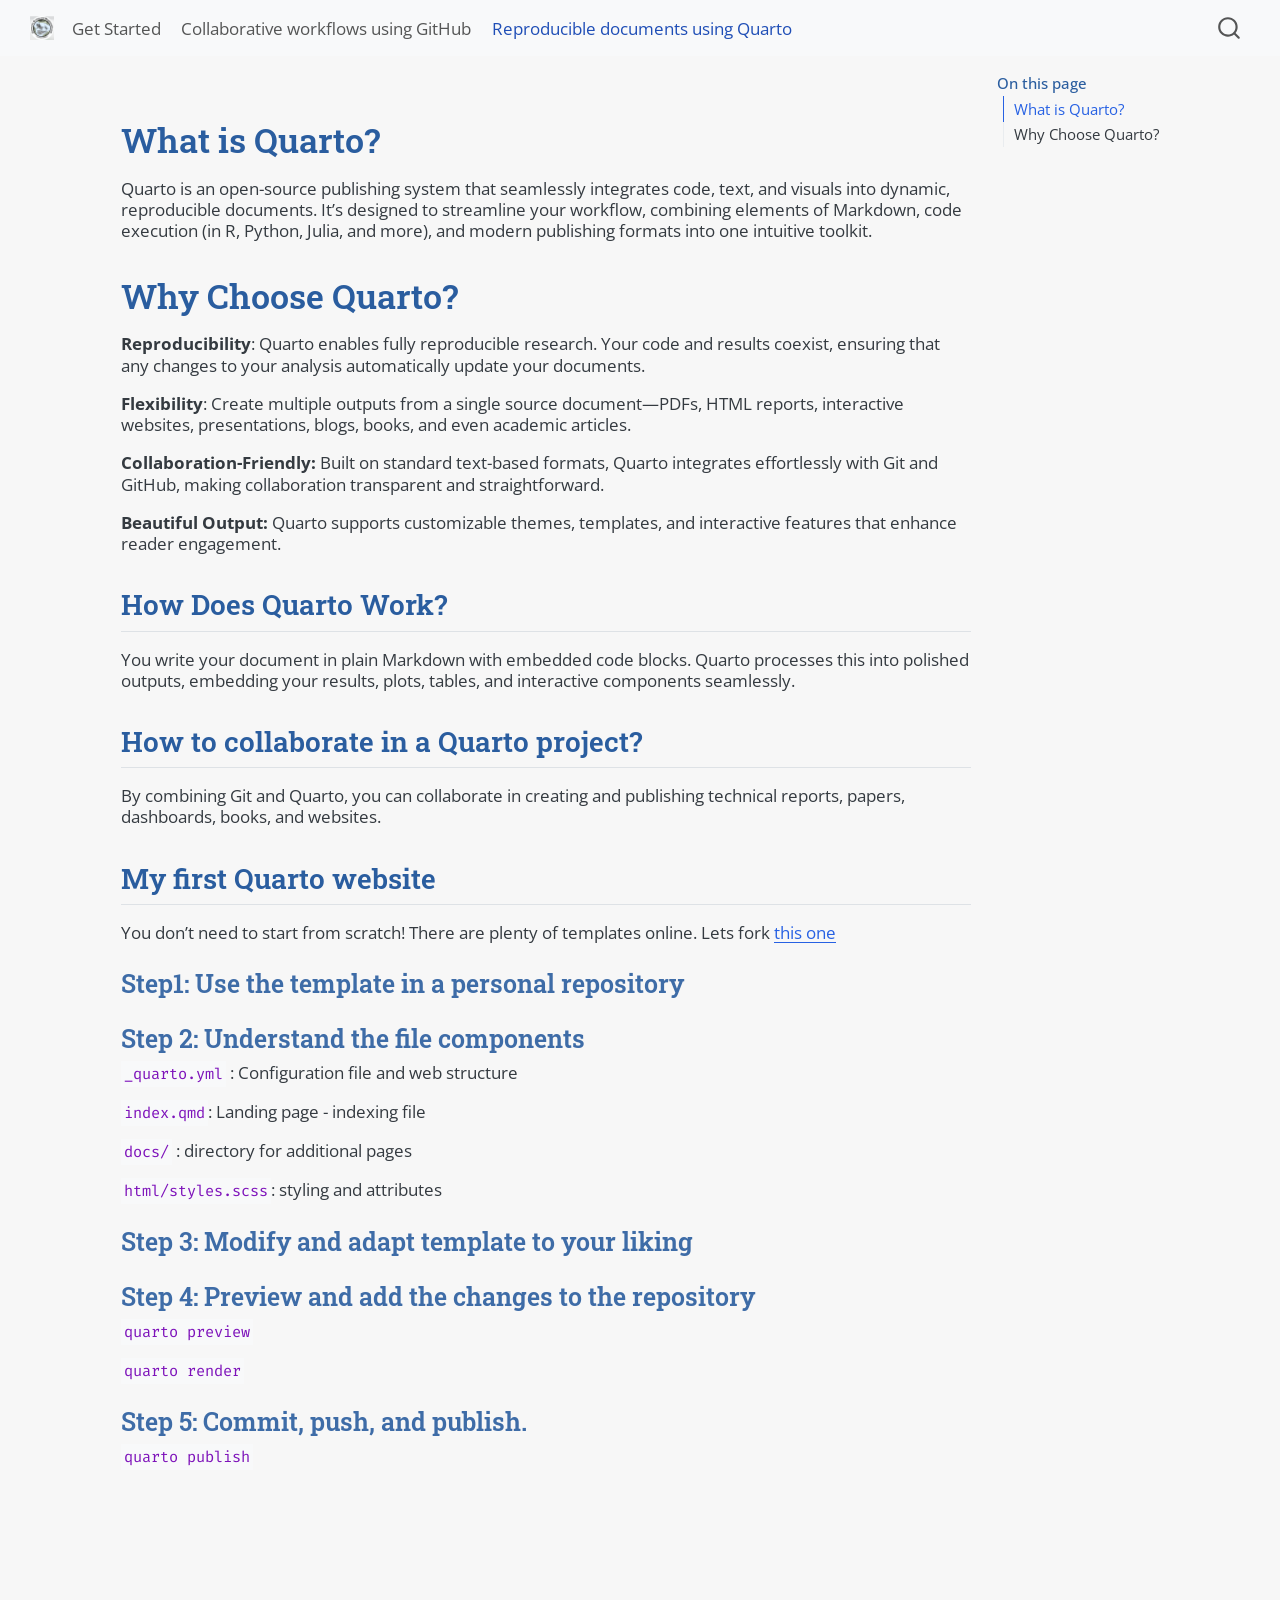
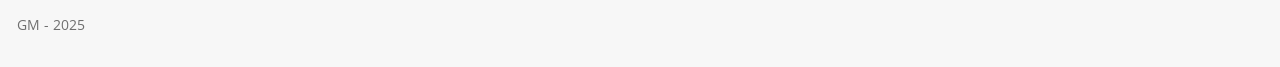
<file: docs/quarto.html>
<!DOCTYPE html>
<html xmlns="http://www.w3.org/1999/xhtml" lang="en" xml:lang="en"><head>

<meta charset="utf-8">
<meta name="generator" content="quarto-1.6.39">

<meta name="viewport" content="width=device-width, initial-scale=1.0, user-scalable=yes">


<title>quarto – Collaborative workflows using GitHub</title>
<style>
code{white-space: pre-wrap;}
span.smallcaps{font-variant: small-caps;}
div.columns{display: flex; gap: min(4vw, 1.5em);}
div.column{flex: auto; overflow-x: auto;}
div.hanging-indent{margin-left: 1.5em; text-indent: -1.5em;}
ul.task-list{list-style: none;}
ul.task-list li input[type="checkbox"] {
  width: 0.8em;
  margin: 0 0.8em 0.2em -1em; /* quarto-specific, see https://github.com/quarto-dev/quarto-cli/issues/4556 */ 
  vertical-align: middle;
}
</style>


<script src="../site_libs/quarto-nav/quarto-nav.js"></script>
<script src="../site_libs/quarto-nav/headroom.min.js"></script>
<script src="../site_libs/clipboard/clipboard.min.js"></script>
<script src="../site_libs/quarto-search/autocomplete.umd.js"></script>
<script src="../site_libs/quarto-search/fuse.min.js"></script>
<script src="../site_libs/quarto-search/quarto-search.js"></script>
<meta name="quarto:offset" content="../">
<link href="../images/favicon_lessardlab.png" rel="icon" type="image/png">
<script src="../site_libs/quarto-html/quarto.js"></script>
<script src="../site_libs/quarto-html/popper.min.js"></script>
<script src="../site_libs/quarto-html/tippy.umd.min.js"></script>
<script src="../site_libs/quarto-html/anchor.min.js"></script>
<link href="../site_libs/quarto-html/tippy.css" rel="stylesheet">
<link href="../site_libs/quarto-html/quarto-syntax-highlighting-ac4d638824e2c5328f4ab76f3dcaa411.css" rel="stylesheet" id="quarto-text-highlighting-styles">
<script src="../site_libs/bootstrap/bootstrap.min.js"></script>
<link href="../site_libs/bootstrap/bootstrap-icons.css" rel="stylesheet">
<link href="../site_libs/bootstrap/bootstrap-f333ba6f508fb4f3bae88c099f12f08c.min.css" rel="stylesheet" append-hash="true" id="quarto-bootstrap" data-mode="light">
<script id="quarto-search-options" type="application/json">{
  "location": "navbar",
  "copy-button": false,
  "collapse-after": 3,
  "panel-placement": "end",
  "type": "overlay",
  "limit": 50,
  "keyboard-shortcut": [
    "f",
    "/",
    "s"
  ],
  "show-item-context": false,
  "language": {
    "search-no-results-text": "No results",
    "search-matching-documents-text": "matching documents",
    "search-copy-link-title": "Copy link to search",
    "search-hide-matches-text": "Hide additional matches",
    "search-more-match-text": "more match in this document",
    "search-more-matches-text": "more matches in this document",
    "search-clear-button-title": "Clear",
    "search-text-placeholder": "",
    "search-detached-cancel-button-title": "Cancel",
    "search-submit-button-title": "Submit",
    "search-label": "Search"
  }
}</script>


</head>

<body class="nav-fixed">

<div id="quarto-search-results"></div>
  <header id="quarto-header" class="headroom fixed-top">
    <nav class="navbar navbar-expand-lg " data-bs-theme="dark">
      <div class="navbar-container container-fluid">
      <div class="navbar-brand-container mx-auto">
    <a href="../index.html" class="navbar-brand navbar-brand-logo">
    <img src="../images/favicon_lessardlab.png" alt="" class="navbar-logo">
    </a>
  </div>
            <div id="quarto-search" class="" title="Search"></div>
          <button class="navbar-toggler" type="button" data-bs-toggle="collapse" data-bs-target="#navbarCollapse" aria-controls="navbarCollapse" role="menu" aria-expanded="false" aria-label="Toggle navigation" onclick="if (window.quartoToggleHeadroom) { window.quartoToggleHeadroom(); }">
  <span class="navbar-toggler-icon"></span>
</button>
          <div class="collapse navbar-collapse" id="navbarCollapse">
            <ul class="navbar-nav navbar-nav-scroll me-auto">
  <li class="nav-item">
    <a class="nav-link" href="../index.html"> 
<span class="menu-text">Get Started</span></a>
  </li>  
  <li class="nav-item">
    <a class="nav-link" href="../docs/github.html"> 
<span class="menu-text">Collaborative workflows using GitHub</span></a>
  </li>  
  <li class="nav-item">
    <a class="nav-link active" href="../docs/quarto.html" aria-current="page"> 
<span class="menu-text">Reproducible documents using Quarto</span></a>
  </li>  
</ul>
          </div> <!-- /navcollapse -->
            <div class="quarto-navbar-tools">
</div>
      </div> <!-- /container-fluid -->
    </nav>
</header>
<!-- content -->
<div id="quarto-content" class="quarto-container page-columns page-rows-contents page-layout-article page-navbar">
<!-- sidebar -->
<!-- margin-sidebar -->
    <div id="quarto-margin-sidebar" class="sidebar margin-sidebar">
        <nav id="TOC" role="doc-toc" class="toc-active">
    <h2 id="toc-title">On this page</h2>
   
  <ul>
  <li><a href="#what-is-quarto" id="toc-what-is-quarto" class="nav-link active" data-scroll-target="#what-is-quarto">What is Quarto?</a></li>
  <li><a href="#why-choose-quarto" id="toc-why-choose-quarto" class="nav-link" data-scroll-target="#why-choose-quarto">Why Choose Quarto?</a>
  <ul class="collapse">
  <li><a href="#how-does-quarto-work" id="toc-how-does-quarto-work" class="nav-link" data-scroll-target="#how-does-quarto-work">How Does Quarto Work?</a></li>
  <li><a href="#how-to-collaborate-in-a-quarto-project" id="toc-how-to-collaborate-in-a-quarto-project" class="nav-link" data-scroll-target="#how-to-collaborate-in-a-quarto-project">How to collaborate in a Quarto project?</a></li>
  <li><a href="#my-first-quarto-website" id="toc-my-first-quarto-website" class="nav-link" data-scroll-target="#my-first-quarto-website">My first Quarto website</a>
  <ul class="collapse">
  <li><a href="#step1-use-the-template-in-a-personal-repository" id="toc-step1-use-the-template-in-a-personal-repository" class="nav-link" data-scroll-target="#step1-use-the-template-in-a-personal-repository">Step1: Use the template in a personal repository</a></li>
  <li><a href="#step-2-understand-the-file-components" id="toc-step-2-understand-the-file-components" class="nav-link" data-scroll-target="#step-2-understand-the-file-components">Step 2: Understand the file components</a></li>
  <li><a href="#step-3-modify-and-adapt-template-to-your-liking" id="toc-step-3-modify-and-adapt-template-to-your-liking" class="nav-link" data-scroll-target="#step-3-modify-and-adapt-template-to-your-liking">Step 3: Modify and adapt template to your liking</a></li>
  <li><a href="#step-4-preview-and-add-the-changes-to-the-repository" id="toc-step-4-preview-and-add-the-changes-to-the-repository" class="nav-link" data-scroll-target="#step-4-preview-and-add-the-changes-to-the-repository">Step 4: Preview and add the changes to the repository</a></li>
  <li><a href="#step-5-commit-push-and-publish." id="toc-step-5-commit-push-and-publish." class="nav-link" data-scroll-target="#step-5-commit-push-and-publish.">Step 5: Commit, push, and publish.</a></li>
  <li><a href="#section" id="toc-section" class="nav-link" data-scroll-target="#section"></a></li>
  </ul></li>
  </ul></li>
  </ul>
</nav>
    </div>
<!-- main -->
<main class="content" id="quarto-document-content"><header id="title-block-header" class="quarto-title-block"></header>




<section id="what-is-quarto" class="level1">
<h1>What is Quarto?</h1>
<p>Quarto is an open-source publishing system that seamlessly integrates code, text, and visuals into dynamic, reproducible documents. It’s designed to streamline your workflow, combining elements of Markdown, code execution (in R, Python, Julia, and more), and modern publishing formats into one intuitive toolkit.</p>
</section>
<section id="why-choose-quarto" class="level1">
<h1>Why Choose Quarto?</h1>
<p><strong>Reproducibility</strong>: Quarto enables fully reproducible research. Your code and results coexist, ensuring that any changes to your analysis automatically update your documents.</p>
<p><strong>Flexibility</strong>: Create multiple outputs from a single source document—PDFs, HTML reports, interactive websites, presentations, blogs, books, and even academic articles.</p>
<p><strong>Collaboration-Friendly:</strong> Built on standard text-based formats, Quarto integrates effortlessly with Git and GitHub, making collaboration transparent and straightforward.</p>
<p><strong>Beautiful Output:</strong> Quarto supports customizable themes, templates, and interactive features that enhance reader engagement.</p>
<section id="how-does-quarto-work" class="level2">
<h2 class="anchored" data-anchor-id="how-does-quarto-work">How Does Quarto Work?</h2>
<p>You write your document in plain Markdown with embedded code blocks. Quarto processes this into polished outputs, embedding your results, plots, tables, and interactive components seamlessly.</p>
</section>
<section id="how-to-collaborate-in-a-quarto-project" class="level2">
<h2 class="anchored" data-anchor-id="how-to-collaborate-in-a-quarto-project">How to collaborate in a Quarto project?</h2>
<p>By combining Git and Quarto, you can collaborate in creating and publishing technical reports, papers, dashboards, books, and websites.</p>
</section>
<section id="my-first-quarto-website" class="level2">
<h2 class="anchored" data-anchor-id="my-first-quarto-website">My first Quarto website</h2>
<p>You don’t need to start from scratch! There are plenty of templates online. Lets fork <a href="marvinschmitt/quarto-website-template: Template for the website tutorial at https://www.marvinschmitt.com/blog/website-tutorial-quarto/">this one</a></p>
<section id="step1-use-the-template-in-a-personal-repository" class="level3">
<h3 class="anchored" data-anchor-id="step1-use-the-template-in-a-personal-repository">Step1: Use the template in a personal repository</h3>
</section>
<section id="step-2-understand-the-file-components" class="level3">
<h3 class="anchored" data-anchor-id="step-2-understand-the-file-components">Step 2: Understand the file components</h3>
<p><code>_quarto.yml</code> : Configuration file and web structure</p>
<p><code>index.qmd</code>: Landing page - indexing file</p>
<p><code>docs/</code> : directory for additional pages</p>
<p><code>html/styles.scss</code>: styling and attributes</p>
</section>
<section id="step-3-modify-and-adapt-template-to-your-liking" class="level3">
<h3 class="anchored" data-anchor-id="step-3-modify-and-adapt-template-to-your-liking">Step 3: Modify and adapt template to your liking</h3>
</section>
<section id="step-4-preview-and-add-the-changes-to-the-repository" class="level3">
<h3 class="anchored" data-anchor-id="step-4-preview-and-add-the-changes-to-the-repository">Step 4: Preview and add the changes to the repository</h3>
<p><code>quarto preview</code></p>
<p><code>quarto render</code></p>
</section>
<section id="step-5-commit-push-and-publish." class="level3">
<h3 class="anchored" data-anchor-id="step-5-commit-push-and-publish.">Step 5: Commit, push, and publish.</h3>
<p><code>quarto publish</code></p>
</section>
<section id="section" class="level3">
<h3 class="anchored" data-anchor-id="section"></h3>


</section>
</section>
</section>

</main> <!-- /main -->
<script id="quarto-html-after-body" type="application/javascript">
window.document.addEventListener("DOMContentLoaded", function (event) {
  const toggleBodyColorMode = (bsSheetEl) => {
    const mode = bsSheetEl.getAttribute("data-mode");
    const bodyEl = window.document.querySelector("body");
    if (mode === "dark") {
      bodyEl.classList.add("quarto-dark");
      bodyEl.classList.remove("quarto-light");
    } else {
      bodyEl.classList.add("quarto-light");
      bodyEl.classList.remove("quarto-dark");
    }
  }
  const toggleBodyColorPrimary = () => {
    const bsSheetEl = window.document.querySelector("link#quarto-bootstrap");
    if (bsSheetEl) {
      toggleBodyColorMode(bsSheetEl);
    }
  }
  toggleBodyColorPrimary();  
  const icon = "";
  const anchorJS = new window.AnchorJS();
  anchorJS.options = {
    placement: 'right',
    icon: icon
  };
  anchorJS.add('.anchored');
  const isCodeAnnotation = (el) => {
    for (const clz of el.classList) {
      if (clz.startsWith('code-annotation-')) {                     
        return true;
      }
    }
    return false;
  }
  const onCopySuccess = function(e) {
    // button target
    const button = e.trigger;
    // don't keep focus
    button.blur();
    // flash "checked"
    button.classList.add('code-copy-button-checked');
    var currentTitle = button.getAttribute("title");
    button.setAttribute("title", "Copied!");
    let tooltip;
    if (window.bootstrap) {
      button.setAttribute("data-bs-toggle", "tooltip");
      button.setAttribute("data-bs-placement", "left");
      button.setAttribute("data-bs-title", "Copied!");
      tooltip = new bootstrap.Tooltip(button, 
        { trigger: "manual", 
          customClass: "code-copy-button-tooltip",
          offset: [0, -8]});
      tooltip.show();    
    }
    setTimeout(function() {
      if (tooltip) {
        tooltip.hide();
        button.removeAttribute("data-bs-title");
        button.removeAttribute("data-bs-toggle");
        button.removeAttribute("data-bs-placement");
      }
      button.setAttribute("title", currentTitle);
      button.classList.remove('code-copy-button-checked');
    }, 1000);
    // clear code selection
    e.clearSelection();
  }
  const getTextToCopy = function(trigger) {
      const codeEl = trigger.previousElementSibling.cloneNode(true);
      for (const childEl of codeEl.children) {
        if (isCodeAnnotation(childEl)) {
          childEl.remove();
        }
      }
      return codeEl.innerText;
  }
  const clipboard = new window.ClipboardJS('.code-copy-button:not([data-in-quarto-modal])', {
    text: getTextToCopy
  });
  clipboard.on('success', onCopySuccess);
  if (window.document.getElementById('quarto-embedded-source-code-modal')) {
    const clipboardModal = new window.ClipboardJS('.code-copy-button[data-in-quarto-modal]', {
      text: getTextToCopy,
      container: window.document.getElementById('quarto-embedded-source-code-modal')
    });
    clipboardModal.on('success', onCopySuccess);
  }
    var localhostRegex = new RegExp(/^(?:http|https):\/\/localhost\:?[0-9]*\//);
    var mailtoRegex = new RegExp(/^mailto:/);
      var filterRegex = new RegExp("https:\/\/lessardlab\.github\.io\/collaborative_workflow\/");
    var isInternal = (href) => {
        return filterRegex.test(href) || localhostRegex.test(href) || mailtoRegex.test(href);
    }
    // Inspect non-navigation links and adorn them if external
 	var links = window.document.querySelectorAll('a[href]:not(.nav-link):not(.navbar-brand):not(.toc-action):not(.sidebar-link):not(.sidebar-item-toggle):not(.pagination-link):not(.no-external):not([aria-hidden]):not(.dropdown-item):not(.quarto-navigation-tool):not(.about-link)');
    for (var i=0; i<links.length; i++) {
      const link = links[i];
      if (!isInternal(link.href)) {
        // undo the damage that might have been done by quarto-nav.js in the case of
        // links that we want to consider external
        if (link.dataset.originalHref !== undefined) {
          link.href = link.dataset.originalHref;
        }
      }
    }
  function tippyHover(el, contentFn, onTriggerFn, onUntriggerFn) {
    const config = {
      allowHTML: true,
      maxWidth: 500,
      delay: 100,
      arrow: false,
      appendTo: function(el) {
          return el.parentElement;
      },
      interactive: true,
      interactiveBorder: 10,
      theme: 'quarto',
      placement: 'bottom-start',
    };
    if (contentFn) {
      config.content = contentFn;
    }
    if (onTriggerFn) {
      config.onTrigger = onTriggerFn;
    }
    if (onUntriggerFn) {
      config.onUntrigger = onUntriggerFn;
    }
    window.tippy(el, config); 
  }
  const noterefs = window.document.querySelectorAll('a[role="doc-noteref"]');
  for (var i=0; i<noterefs.length; i++) {
    const ref = noterefs[i];
    tippyHover(ref, function() {
      // use id or data attribute instead here
      let href = ref.getAttribute('data-footnote-href') || ref.getAttribute('href');
      try { href = new URL(href).hash; } catch {}
      const id = href.replace(/^#\/?/, "");
      const note = window.document.getElementById(id);
      if (note) {
        return note.innerHTML;
      } else {
        return "";
      }
    });
  }
  const xrefs = window.document.querySelectorAll('a.quarto-xref');
  const processXRef = (id, note) => {
    // Strip column container classes
    const stripColumnClz = (el) => {
      el.classList.remove("page-full", "page-columns");
      if (el.children) {
        for (const child of el.children) {
          stripColumnClz(child);
        }
      }
    }
    stripColumnClz(note)
    if (id === null || id.startsWith('sec-')) {
      // Special case sections, only their first couple elements
      const container = document.createElement("div");
      if (note.children && note.children.length > 2) {
        container.appendChild(note.children[0].cloneNode(true));
        for (let i = 1; i < note.children.length; i++) {
          const child = note.children[i];
          if (child.tagName === "P" && child.innerText === "") {
            continue;
          } else {
            container.appendChild(child.cloneNode(true));
            break;
          }
        }
        if (window.Quarto?.typesetMath) {
          window.Quarto.typesetMath(container);
        }
        return container.innerHTML
      } else {
        if (window.Quarto?.typesetMath) {
          window.Quarto.typesetMath(note);
        }
        return note.innerHTML;
      }
    } else {
      // Remove any anchor links if they are present
      const anchorLink = note.querySelector('a.anchorjs-link');
      if (anchorLink) {
        anchorLink.remove();
      }
      if (window.Quarto?.typesetMath) {
        window.Quarto.typesetMath(note);
      }
      if (note.classList.contains("callout")) {
        return note.outerHTML;
      } else {
        return note.innerHTML;
      }
    }
  }
  for (var i=0; i<xrefs.length; i++) {
    const xref = xrefs[i];
    tippyHover(xref, undefined, function(instance) {
      instance.disable();
      let url = xref.getAttribute('href');
      let hash = undefined; 
      if (url.startsWith('#')) {
        hash = url;
      } else {
        try { hash = new URL(url).hash; } catch {}
      }
      if (hash) {
        const id = hash.replace(/^#\/?/, "");
        const note = window.document.getElementById(id);
        if (note !== null) {
          try {
            const html = processXRef(id, note.cloneNode(true));
            instance.setContent(html);
          } finally {
            instance.enable();
            instance.show();
          }
        } else {
          // See if we can fetch this
          fetch(url.split('#')[0])
          .then(res => res.text())
          .then(html => {
            const parser = new DOMParser();
            const htmlDoc = parser.parseFromString(html, "text/html");
            const note = htmlDoc.getElementById(id);
            if (note !== null) {
              const html = processXRef(id, note);
              instance.setContent(html);
            } 
          }).finally(() => {
            instance.enable();
            instance.show();
          });
        }
      } else {
        // See if we can fetch a full url (with no hash to target)
        // This is a special case and we should probably do some content thinning / targeting
        fetch(url)
        .then(res => res.text())
        .then(html => {
          const parser = new DOMParser();
          const htmlDoc = parser.parseFromString(html, "text/html");
          const note = htmlDoc.querySelector('main.content');
          if (note !== null) {
            // This should only happen for chapter cross references
            // (since there is no id in the URL)
            // remove the first header
            if (note.children.length > 0 && note.children[0].tagName === "HEADER") {
              note.children[0].remove();
            }
            const html = processXRef(null, note);
            instance.setContent(html);
          } 
        }).finally(() => {
          instance.enable();
          instance.show();
        });
      }
    }, function(instance) {
    });
  }
      let selectedAnnoteEl;
      const selectorForAnnotation = ( cell, annotation) => {
        let cellAttr = 'data-code-cell="' + cell + '"';
        let lineAttr = 'data-code-annotation="' +  annotation + '"';
        const selector = 'span[' + cellAttr + '][' + lineAttr + ']';
        return selector;
      }
      const selectCodeLines = (annoteEl) => {
        const doc = window.document;
        const targetCell = annoteEl.getAttribute("data-target-cell");
        const targetAnnotation = annoteEl.getAttribute("data-target-annotation");
        const annoteSpan = window.document.querySelector(selectorForAnnotation(targetCell, targetAnnotation));
        const lines = annoteSpan.getAttribute("data-code-lines").split(",");
        const lineIds = lines.map((line) => {
          return targetCell + "-" + line;
        })
        let top = null;
        let height = null;
        let parent = null;
        if (lineIds.length > 0) {
            //compute the position of the single el (top and bottom and make a div)
            const el = window.document.getElementById(lineIds[0]);
            top = el.offsetTop;
            height = el.offsetHeight;
            parent = el.parentElement.parentElement;
          if (lineIds.length > 1) {
            const lastEl = window.document.getElementById(lineIds[lineIds.length - 1]);
            const bottom = lastEl.offsetTop + lastEl.offsetHeight;
            height = bottom - top;
          }
          if (top !== null && height !== null && parent !== null) {
            // cook up a div (if necessary) and position it 
            let div = window.document.getElementById("code-annotation-line-highlight");
            if (div === null) {
              div = window.document.createElement("div");
              div.setAttribute("id", "code-annotation-line-highlight");
              div.style.position = 'absolute';
              parent.appendChild(div);
            }
            div.style.top = top - 2 + "px";
            div.style.height = height + 4 + "px";
            div.style.left = 0;
            let gutterDiv = window.document.getElementById("code-annotation-line-highlight-gutter");
            if (gutterDiv === null) {
              gutterDiv = window.document.createElement("div");
              gutterDiv.setAttribute("id", "code-annotation-line-highlight-gutter");
              gutterDiv.style.position = 'absolute';
              const codeCell = window.document.getElementById(targetCell);
              const gutter = codeCell.querySelector('.code-annotation-gutter');
              gutter.appendChild(gutterDiv);
            }
            gutterDiv.style.top = top - 2 + "px";
            gutterDiv.style.height = height + 4 + "px";
          }
          selectedAnnoteEl = annoteEl;
        }
      };
      const unselectCodeLines = () => {
        const elementsIds = ["code-annotation-line-highlight", "code-annotation-line-highlight-gutter"];
        elementsIds.forEach((elId) => {
          const div = window.document.getElementById(elId);
          if (div) {
            div.remove();
          }
        });
        selectedAnnoteEl = undefined;
      };
        // Handle positioning of the toggle
    window.addEventListener(
      "resize",
      throttle(() => {
        elRect = undefined;
        if (selectedAnnoteEl) {
          selectCodeLines(selectedAnnoteEl);
        }
      }, 10)
    );
    function throttle(fn, ms) {
    let throttle = false;
    let timer;
      return (...args) => {
        if(!throttle) { // first call gets through
            fn.apply(this, args);
            throttle = true;
        } else { // all the others get throttled
            if(timer) clearTimeout(timer); // cancel #2
            timer = setTimeout(() => {
              fn.apply(this, args);
              timer = throttle = false;
            }, ms);
        }
      };
    }
      // Attach click handler to the DT
      const annoteDls = window.document.querySelectorAll('dt[data-target-cell]');
      for (const annoteDlNode of annoteDls) {
        annoteDlNode.addEventListener('click', (event) => {
          const clickedEl = event.target;
          if (clickedEl !== selectedAnnoteEl) {
            unselectCodeLines();
            const activeEl = window.document.querySelector('dt[data-target-cell].code-annotation-active');
            if (activeEl) {
              activeEl.classList.remove('code-annotation-active');
            }
            selectCodeLines(clickedEl);
            clickedEl.classList.add('code-annotation-active');
          } else {
            // Unselect the line
            unselectCodeLines();
            clickedEl.classList.remove('code-annotation-active');
          }
        });
      }
  const findCites = (el) => {
    const parentEl = el.parentElement;
    if (parentEl) {
      const cites = parentEl.dataset.cites;
      if (cites) {
        return {
          el,
          cites: cites.split(' ')
        };
      } else {
        return findCites(el.parentElement)
      }
    } else {
      return undefined;
    }
  };
  var bibliorefs = window.document.querySelectorAll('a[role="doc-biblioref"]');
  for (var i=0; i<bibliorefs.length; i++) {
    const ref = bibliorefs[i];
    const citeInfo = findCites(ref);
    if (citeInfo) {
      tippyHover(citeInfo.el, function() {
        var popup = window.document.createElement('div');
        citeInfo.cites.forEach(function(cite) {
          var citeDiv = window.document.createElement('div');
          citeDiv.classList.add('hanging-indent');
          citeDiv.classList.add('csl-entry');
          var biblioDiv = window.document.getElementById('ref-' + cite);
          if (biblioDiv) {
            citeDiv.innerHTML = biblioDiv.innerHTML;
          }
          popup.appendChild(citeDiv);
        });
        return popup.innerHTML;
      });
    }
  }
});
</script>
</div> <!-- /content -->
<footer class="footer">
  <div class="nav-footer">
    <div class="nav-footer-left">
<p>GM - 2025</p>
</div>   
    <div class="nav-footer-center">
      &nbsp;
    </div>
    <div class="nav-footer-right">
      &nbsp;
    </div>
  </div>
</footer>




</body></html>
</file>
<file: site_libs/quarto-html/tippy.css>
.tippy-box[data-animation=fade][data-state=hidden]{opacity:0}[data-tippy-root]{max-width:calc(100vw - 10px)}.tippy-box{position:relative;background-color:#333;color:#fff;border-radius:4px;font-size:14px;line-height:1.4;white-space:normal;outline:0;transition-property:transform,visibility,opacity}.tippy-box[data-placement^=top]>.tippy-arrow{bottom:0}.tippy-box[data-placement^=top]>.tippy-arrow:before{bottom:-7px;left:0;border-width:8px 8px 0;border-top-color:initial;transform-origin:center top}.tippy-box[data-placement^=bottom]>.tippy-arrow{top:0}.tippy-box[data-placement^=bottom]>.tippy-arrow:before{top:-7px;left:0;border-width:0 8px 8px;border-bottom-color:initial;transform-origin:center bottom}.tippy-box[data-placement^=left]>.tippy-arrow{right:0}.tippy-box[data-placement^=left]>.tippy-arrow:before{border-width:8px 0 8px 8px;border-left-color:initial;right:-7px;transform-origin:center left}.tippy-box[data-placement^=right]>.tippy-arrow{left:0}.tippy-box[data-placement^=right]>.tippy-arrow:before{left:-7px;border-width:8px 8px 8px 0;border-right-color:initial;transform-origin:center right}.tippy-box[data-inertia][data-state=visible]{transition-timing-function:cubic-bezier(.54,1.5,.38,1.11)}.tippy-arrow{width:16px;height:16px;color:#333}.tippy-arrow:before{content:"";position:absolute;border-color:transparent;border-style:solid}.tippy-content{position:relative;padding:5px 9px;z-index:1}
</file>
<file: site_libs/quarto-html/quarto-syntax-highlighting-ac4d638824e2c5328f4ab76f3dcaa411.css>
/* quarto syntax highlight colors */
:root {
  --quarto-hl-ot-color: #003B4F;
  --quarto-hl-at-color: #657422;
  --quarto-hl-ss-color: #20794D;
  --quarto-hl-an-color: #5E5E5E;
  --quarto-hl-fu-color: #4758AB;
  --quarto-hl-st-color: #20794D;
  --quarto-hl-cf-color: #003B4F;
  --quarto-hl-op-color: #5E5E5E;
  --quarto-hl-er-color: #AD0000;
  --quarto-hl-bn-color: #AD0000;
  --quarto-hl-al-color: #AD0000;
  --quarto-hl-va-color: #111111;
  --quarto-hl-bu-color: inherit;
  --quarto-hl-ex-color: inherit;
  --quarto-hl-pp-color: #AD0000;
  --quarto-hl-in-color: #5E5E5E;
  --quarto-hl-vs-color: #20794D;
  --quarto-hl-wa-color: #5E5E5E;
  --quarto-hl-do-color: #5E5E5E;
  --quarto-hl-im-color: #00769E;
  --quarto-hl-ch-color: #20794D;
  --quarto-hl-dt-color: #AD0000;
  --quarto-hl-fl-color: #AD0000;
  --quarto-hl-co-color: #5E5E5E;
  --quarto-hl-cv-color: #5E5E5E;
  --quarto-hl-cn-color: #8f5902;
  --quarto-hl-sc-color: #5E5E5E;
  --quarto-hl-dv-color: #AD0000;
  --quarto-hl-kw-color: #003B4F;
}

/* other quarto variables */
:root {
  --quarto-font-monospace: Fira Code;
}

pre > code.sourceCode > span {
  color: #003B4F;
}

code span {
  color: #003B4F;
}

code.sourceCode > span {
  color: #003B4F;
}

div.sourceCode,
div.sourceCode pre.sourceCode {
  color: #003B4F;
}

code span.ot {
  color: #003B4F;
  font-style: inherit;
}

code span.at {
  color: #657422;
  font-style: inherit;
}

code span.ss {
  color: #20794D;
  font-style: inherit;
}

code span.an {
  color: #5E5E5E;
  font-style: inherit;
}

code span.fu {
  color: #4758AB;
  font-style: inherit;
}

code span.st {
  color: #20794D;
  font-style: inherit;
}

code span.cf {
  color: #003B4F;
  font-weight: bold;
  font-style: inherit;
}

code span.op {
  color: #5E5E5E;
  font-style: inherit;
}

code span.er {
  color: #AD0000;
  font-style: inherit;
}

code span.bn {
  color: #AD0000;
  font-style: inherit;
}

code span.al {
  color: #AD0000;
  font-style: inherit;
}

code span.va {
  color: #111111;
  font-style: inherit;
}

code span.bu {
  font-style: inherit;
}

code span.ex {
  font-style: inherit;
}

code span.pp {
  color: #AD0000;
  font-style: inherit;
}

code span.in {
  color: #5E5E5E;
  font-style: inherit;
}

code span.vs {
  color: #20794D;
  font-style: inherit;
}

code span.wa {
  color: #5E5E5E;
  font-style: italic;
}

code span.do {
  color: #5E5E5E;
  font-style: italic;
}

code span.im {
  color: #00769E;
  font-style: inherit;
}

code span.ch {
  color: #20794D;
  font-style: inherit;
}

code span.dt {
  color: #AD0000;
  font-style: inherit;
}

code span.fl {
  color: #AD0000;
  font-style: inherit;
}

code span.co {
  color: #5E5E5E;
  font-style: inherit;
}

code span.cv {
  color: #5E5E5E;
  font-style: italic;
}

code span.cn {
  color: #8f5902;
  font-style: inherit;
}

code span.sc {
  color: #5E5E5E;
  font-style: inherit;
}

code span.dv {
  color: #AD0000;
  font-style: inherit;
}

code span.kw {
  color: #003B4F;
  font-weight: bold;
  font-style: inherit;
}

.prevent-inlining {
  content: "</";
}

/*# sourceMappingURL=c519ede7c55b621849aa4a8828d26893.css.map */
</file>
<file: site_libs/quarto-diagram/mermaid.css>
.mermaidTooltip {
  position: absolute;
  text-align: center;
  max-width: 200px;
  padding: 2px;
  font-family: "trebuchet ms", verdana, arial;
  font-size: 12px;
  background: #ffffde;
  border: 1px solid #aaaa33;
  border-radius: 2px;
  pointer-events: none;
  z-index: 1000;
}
</file>
